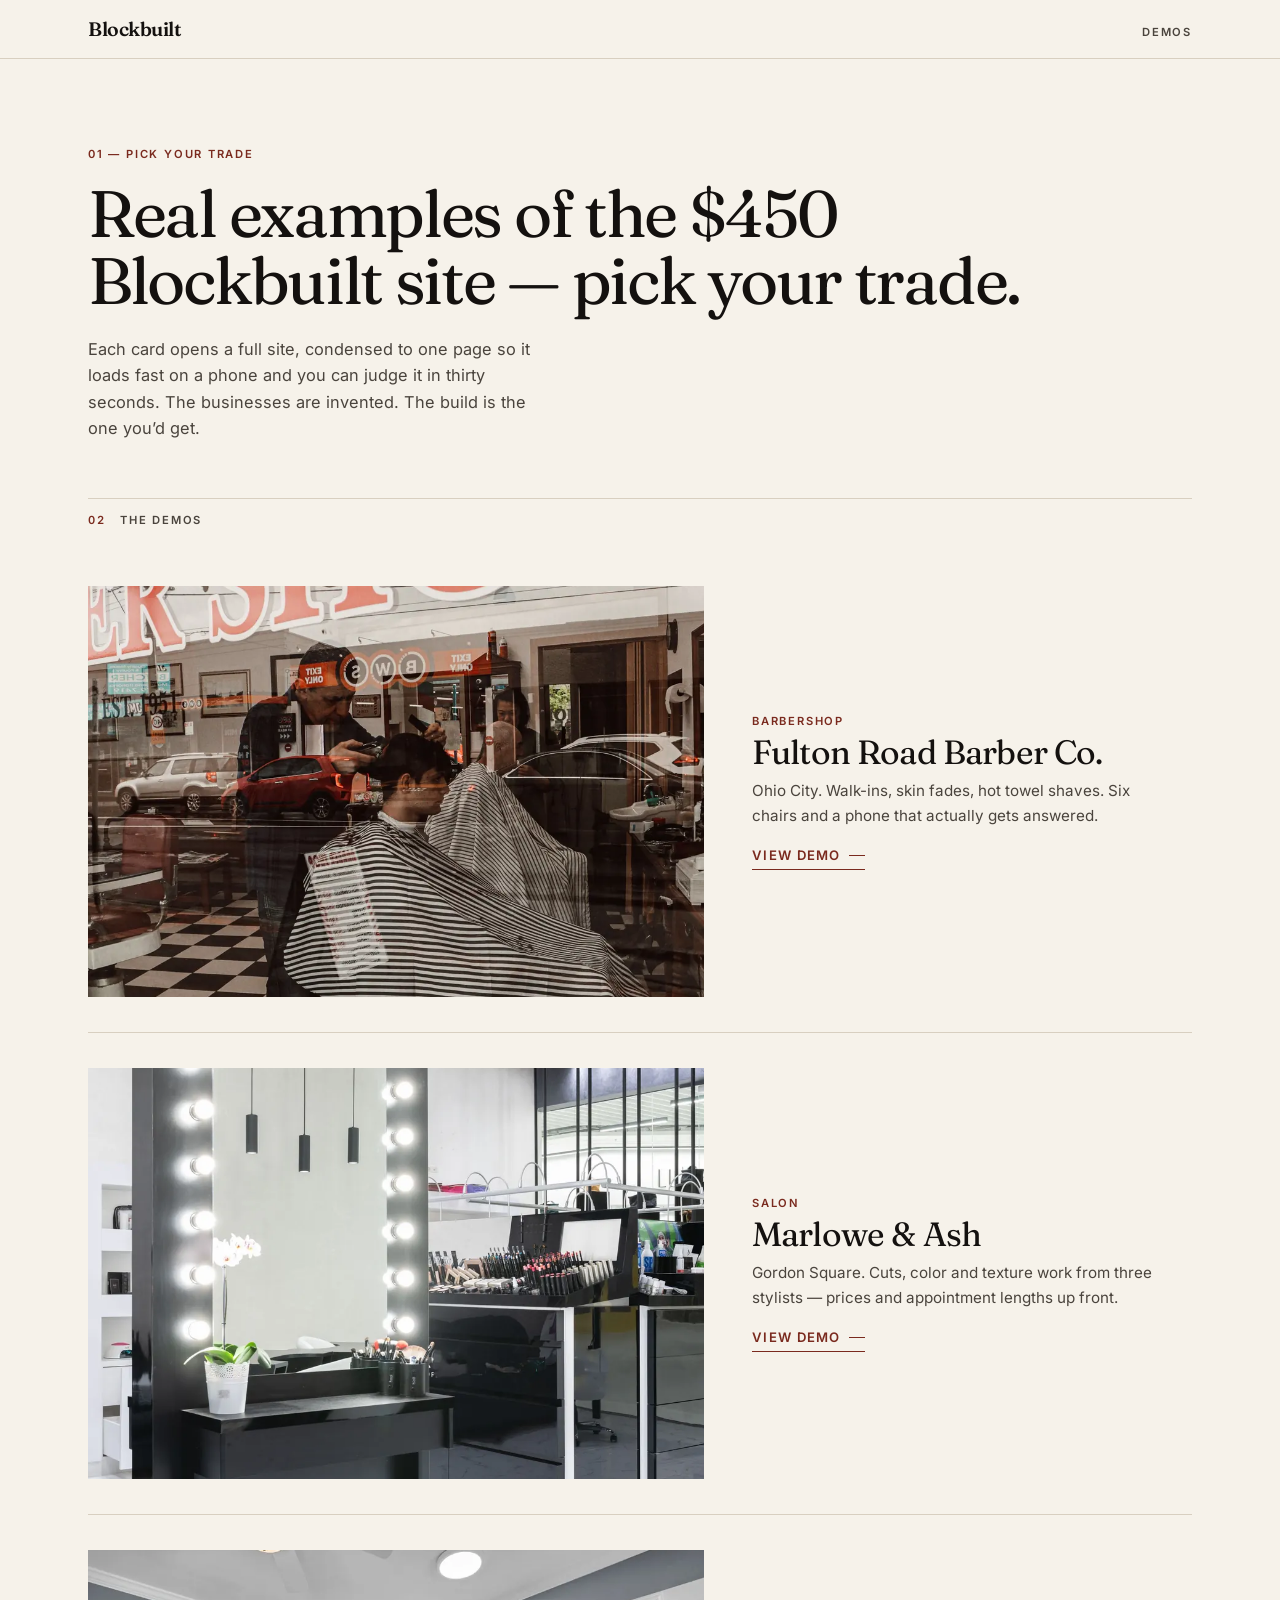
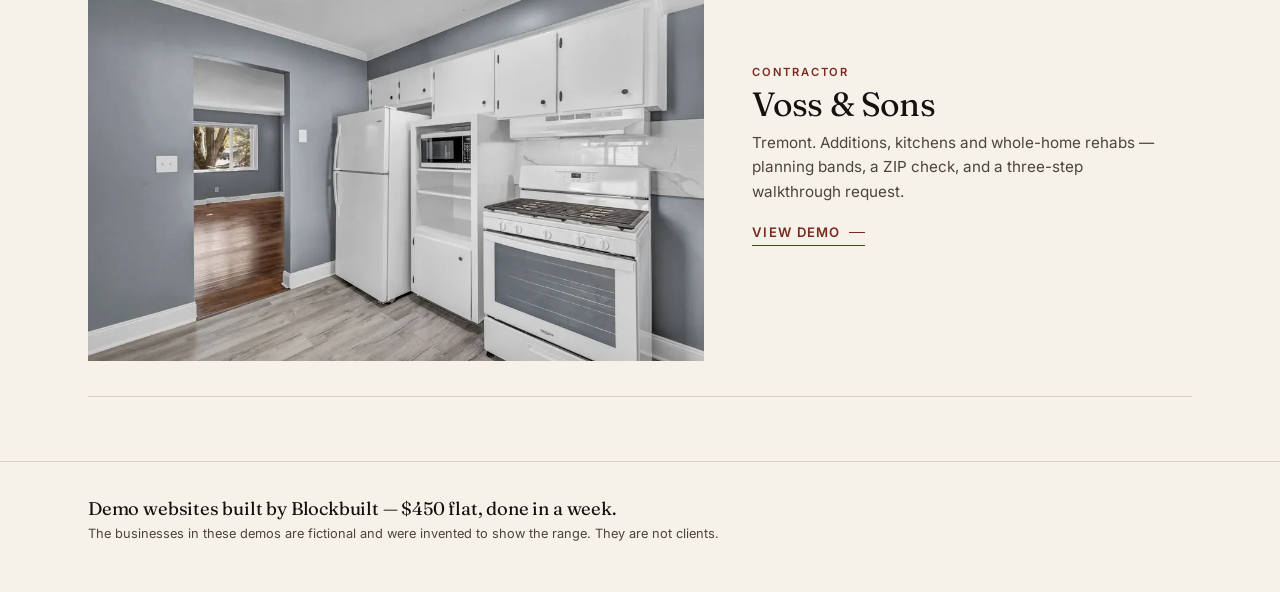
<file: index.html>
<!DOCTYPE html>
<html lang="en">
<head>
<meta charset="utf-8">
<meta name="viewport" content="width=device-width, initial-scale=1">
<title>Demos — the $450 Blockbuilt site, built for real trades</title>
<meta name="description" content="One-page examples of the $450 Blockbuilt website, built as if each business were the client. A barbershop, a salon and a building company.">
<meta name="theme-color" content="#f6f2ea">
<link rel="preload" href="fonts/fraunces.woff2" as="font" type="font/woff2" crossorigin>
<link rel="preload" href="fonts/inter.woff2" as="font" type="font/woff2" crossorigin>
<link rel="stylesheet" href="css/demos.css">
</head>
<body>
<a class="visually-hidden" href="#demos">Skip to the demos</a>

<header class="bar">
  <div class="wrap bar__inner">
    <span class="wordmark">Blockbuilt</span>
    <span class="label bar__note">Demos</span>
  </div>
</header>

<main>
  <section class="intro wrap">
    <p class="label">01 — Pick your trade</p>
    <h1>Real examples of the $450 Blockbuilt site — pick your trade.</h1>
    <p class="lede">Each card opens a full site, condensed to one page so it loads fast on a phone and you can judge it in thirty seconds. The businesses are invented. The build is the one you’d get.</p>
  </section>

  <section class="demos wrap" id="demos" aria-labelledby="demos-heading">
    <h2 class="label section-head" id="demos-heading"><span>02</span> The demos</h2>

    <ul class="cards">
      <li>
        <a class="card" href="demos/barbershop/">
          <div class="card__media">
            <img src="img/demo-card-barbershop.webp" width="1000" height="750" alt="A barber at work behind the window of a neighbourhood barbershop.">
          </div>
          <div class="card__body">
            <p class="label card__trade">Barbershop</p>
            <h3 class="card__name">Fulton Road Barber Co.</h3>
            <p class="card__blurb">Ohio City. Walk-ins, skin fades, hot towel shaves. Six chairs and a phone that actually gets answered.</p>
            <span class="card__cta">View demo<span class="visually-hidden"> — Fulton Road Barber Co.</span></span>
          </div>
        </a>
      </li>
      <li>
        <a class="card" href="demos/salon/">
          <div class="card__media">
            <img src="img/demo-card-salon.webp" width="1000" height="750" loading="lazy" decoding="async" alt="A lit mirror and styling station in a quiet salon.">
          </div>
          <div class="card__body">
            <p class="label card__trade">Salon</p>
            <h3 class="card__name">Marlowe &amp; Ash</h3>
            <p class="card__blurb">Gordon Square. Cuts, color and texture work from three stylists — prices and appointment lengths up front.</p>
            <span class="card__cta">View demo<span class="visually-hidden"> — Marlowe &amp; Ash</span></span>
          </div>
        </a>
      </li>
      <li>
        <a class="card" href="demos/contractor/">
          <div class="card__media">
            <img src="img/demo-card-contractor.webp" width="1000" height="750" loading="lazy" decoding="async" alt="A white galley kitchen with grey walls and a doorway through to a wood floor.">
          </div>
          <div class="card__body">
            <p class="label card__trade">Contractor</p>
            <h3 class="card__name">Voss &amp; Sons</h3>
            <p class="card__blurb">Tremont. Additions, kitchens and whole-home rehabs — planning bands, a ZIP check, and a three-step walkthrough request.</p>
            <span class="card__cta">View demo<span class="visually-hidden"> — Voss &amp; Sons</span></span>
          </div>
        </a>
      </li>
    </ul>
  </section>
</main>

<footer class="foot">
  <div class="wrap">
    <p class="foot__line">Demo websites built by Blockbuilt — $450 flat, done in a week.</p>
    <p class="foot__fine">The businesses in these demos are fictional and were invented to show the range. They are not clients.</p>
  </div>
</footer>
</body>
</html>
</file>
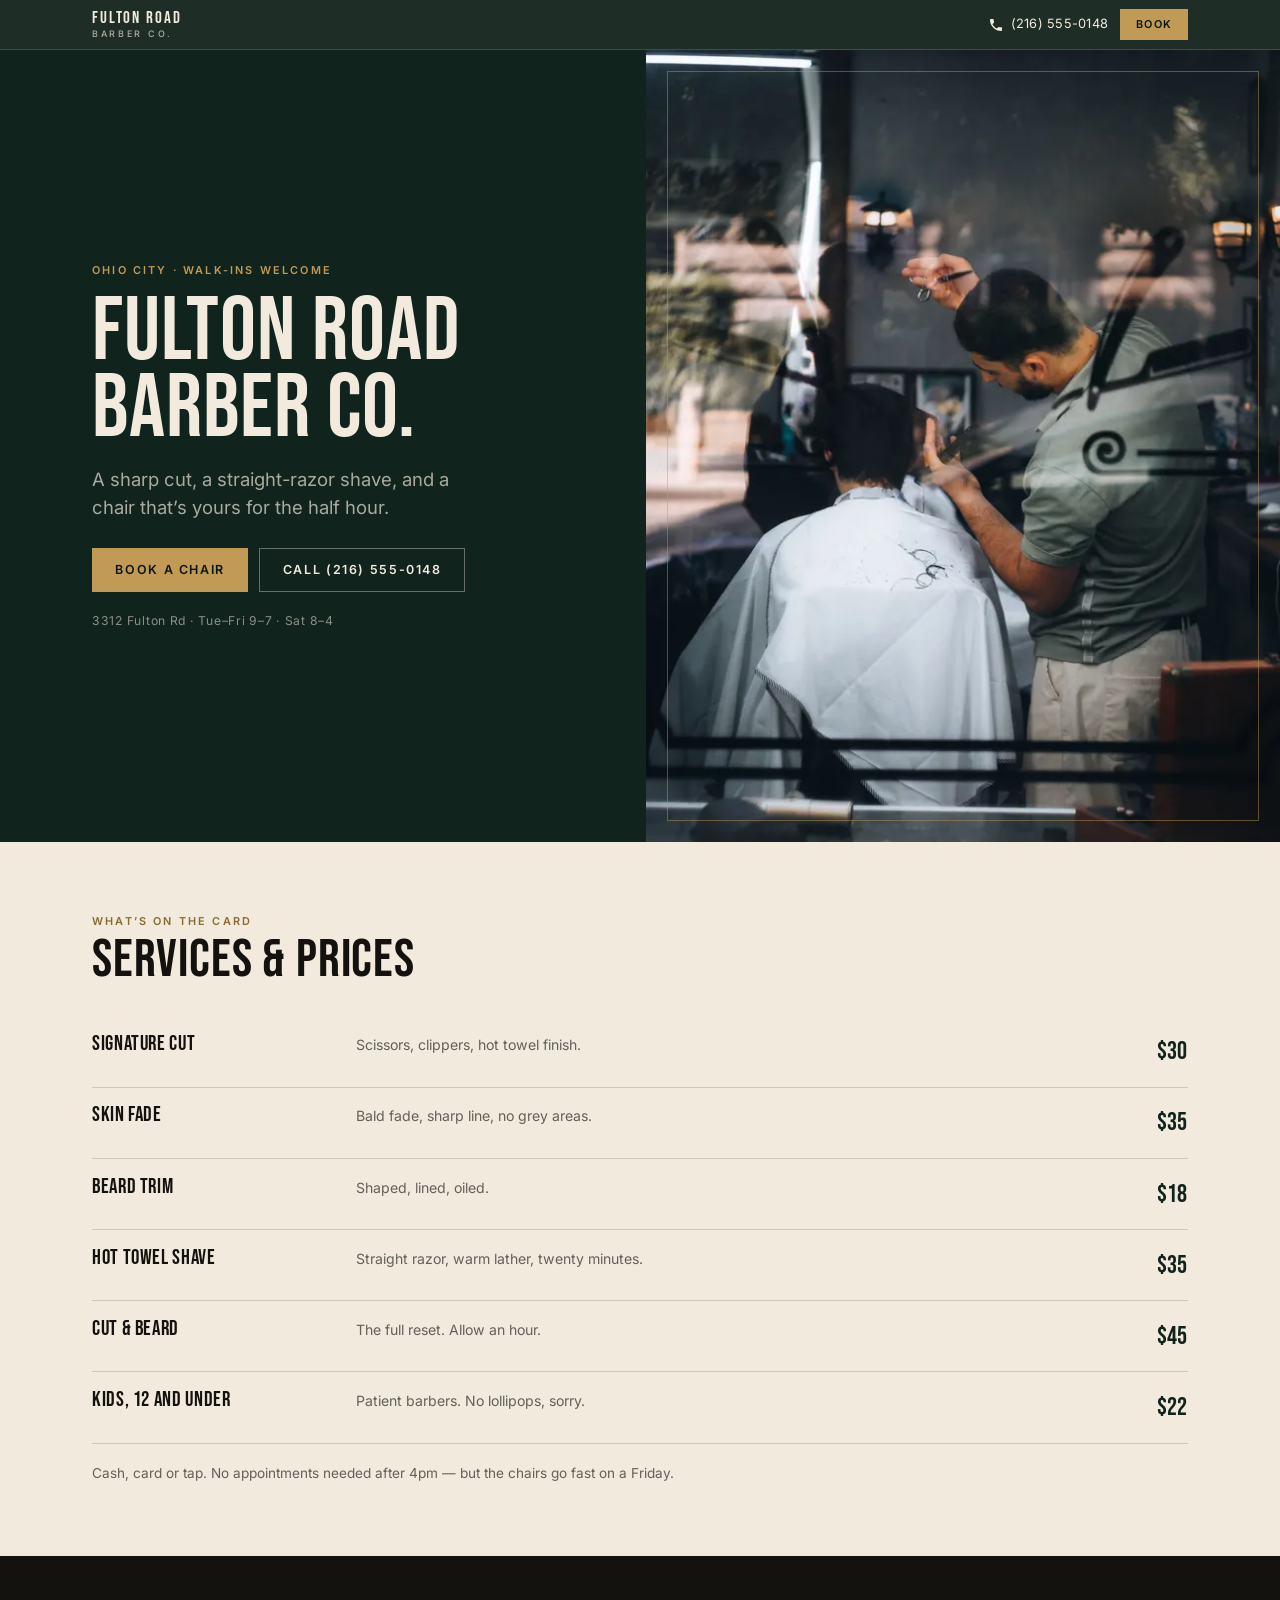
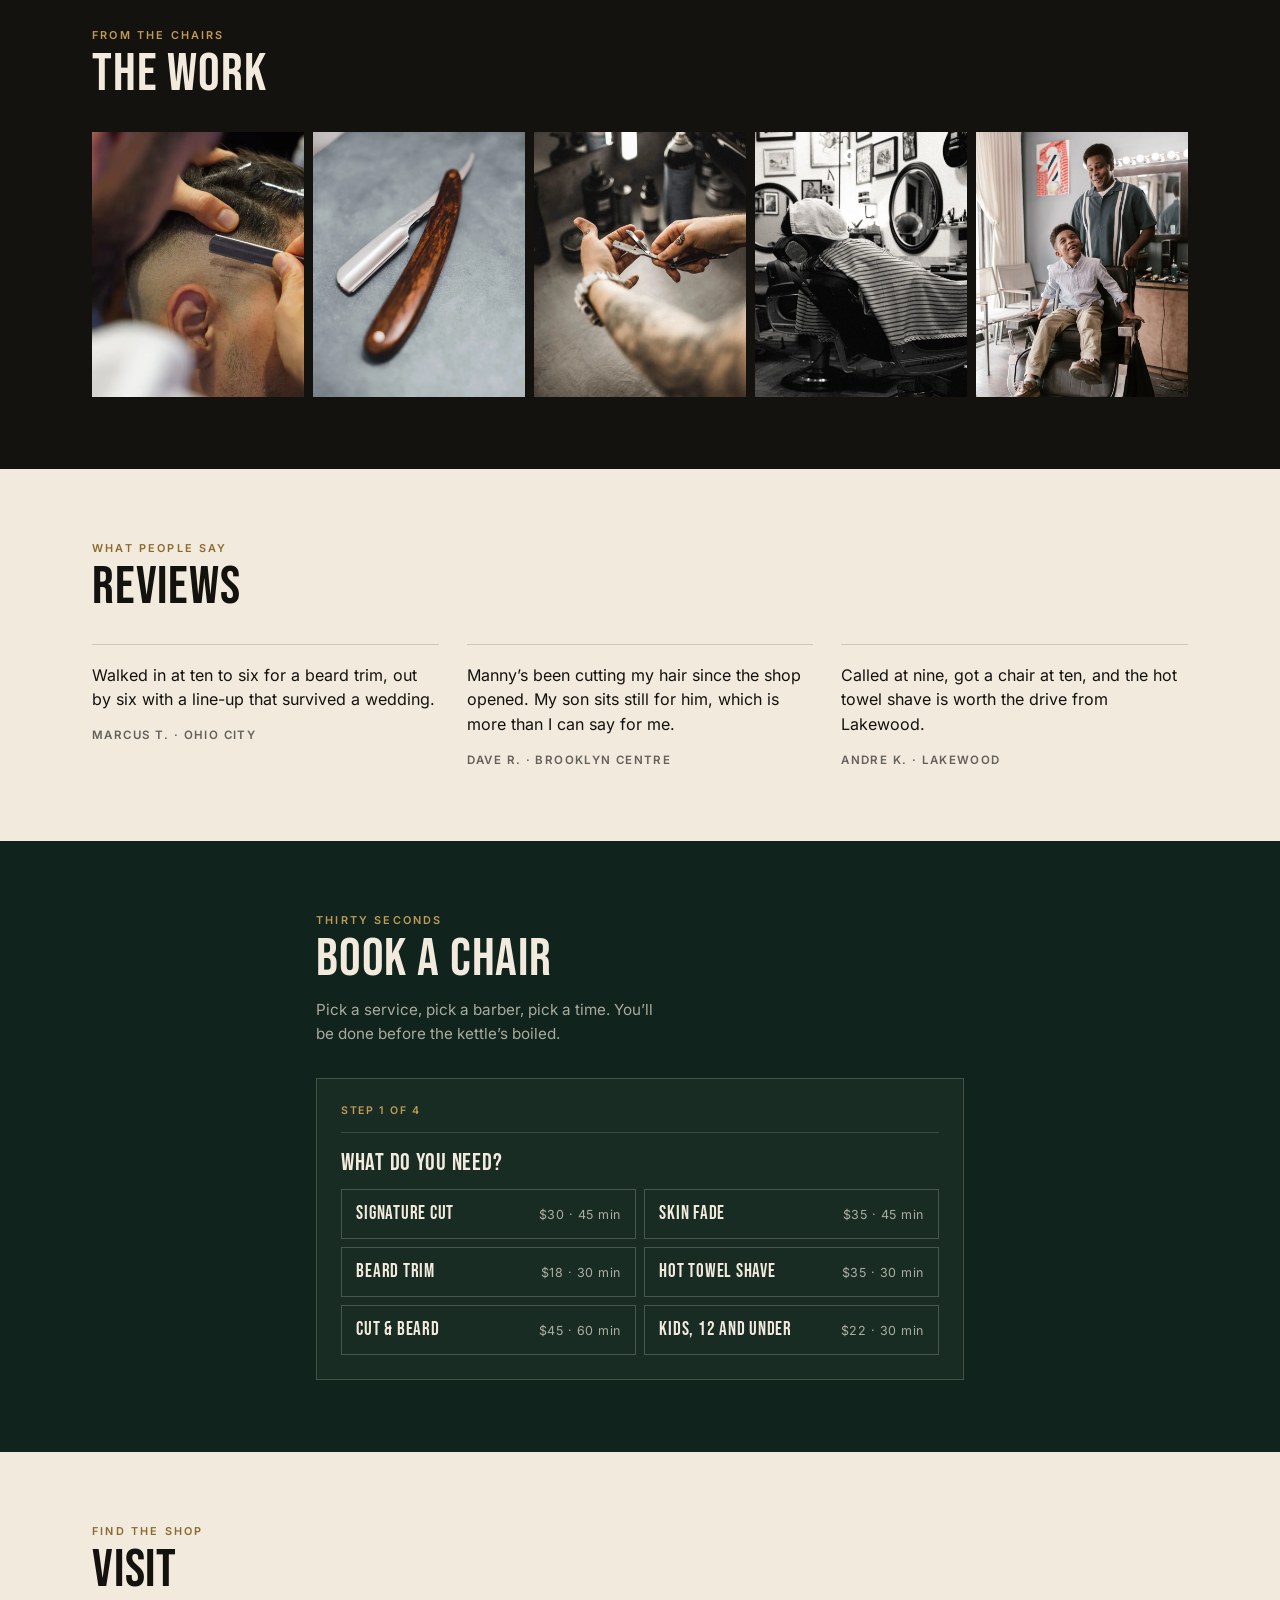
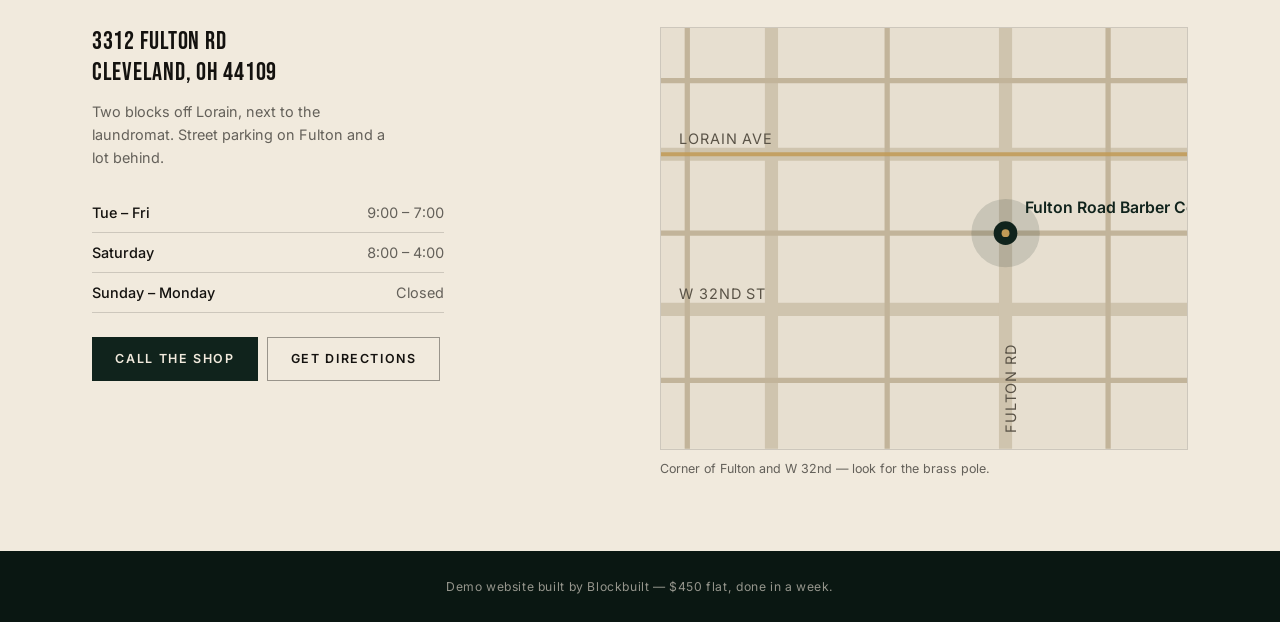
<file: demos/barbershop/index.html>
<!DOCTYPE html>
<html lang="en">
<head>
<meta charset="utf-8">
<meta name="viewport" content="width=device-width, initial-scale=1">
<title>Fulton Road Barber Co. — Barbershop on Fulton Rd, Cleveland</title>
<meta name="description" content="A barbershop on Fulton Road in Cleveland. Walk-ins, skin fades, beard trims and hot towel shaves. Book a chair online.">
<meta name="theme-color" content="#10231c">
<meta name="robots" content="noindex">
<link rel="preload" href="../../fonts/bebas-neue.woff2" as="font" type="font/woff2" crossorigin>
<link rel="preload" href="../../fonts/inter.woff2" as="font" type="font/woff2" crossorigin>
<link rel="preload" href="../../img/barbershop-hero-640.webp" as="image" type="image/webp" imagesrcset="../../img/barbershop-hero-640.webp 640w, ../../img/barbershop-hero-1000.webp 1000w" imagesizes="(min-width: 60em) 46vw, 92vw">
<link rel="stylesheet" href="style.css">
</head>
<body>
<a class="skip" href="#main">Skip to content</a>

<header class="top">
  <div class="top__inner">
    <a class="mark" href="#top">
      <span class="mark__line">Fulton Road</span>
      <span class="mark__line mark__line--thin">Barber Co.</span>
    </a>
    <div class="top__actions">
      <a class="top__call" href="tel:+12165550148">
        <svg viewBox="0 0 24 24" width="16" height="16" aria-hidden="true" focusable="false"><path d="M6.6 10.8a15.5 15.5 0 0 0 6.6 6.6l2.2-2.2a1 1 0 0 1 1-.25 11.6 11.6 0 0 0 3.6.57 1 1 0 0 1 1 1V20a1 1 0 0 1-1 1A17 17 0 0 1 3 4a1 1 0 0 1 1-1h3.5a1 1 0 0 1 1 1 11.6 11.6 0 0 0 .57 3.6 1 1 0 0 1-.25 1z" fill="currentColor"/></svg>
        <span class="top__call-num">(216) 555-0148</span>
      </a>
      <button class="btn btn--brass btn--sm" type="button" data-book>Book</button>
    </div>
  </div>
</header>

<main id="main">
  <section class="hero" id="top">
    <div class="hero__copy">
      <p class="eyebrow">Ohio City · Walk-ins welcome</p>
      <h1 class="hero__name">Fulton Road<br>Barber Co.</h1>
      <p class="hero__promise">A sharp cut, a straight-razor shave, and a chair that’s yours for the half hour.</p>
      <div class="hero__actions">
        <button class="btn btn--brass" type="button" data-book>Book a chair</button>
        <a class="btn btn--ghost" href="tel:+12165550148">Call (216) 555-0148</a>
      </div>
      <p class="hero__meta">3312 Fulton Rd · Tue–Fri 9–7 · Sat 8–4</p>
    </div>

    <figure class="hero__shot">
      <img
        src="../../img/barbershop-hero-1000.webp"
        srcset="../../img/barbershop-hero-640.webp 640w, ../../img/barbershop-hero-1000.webp 1000w"
        sizes="(min-width: 60em) 46vw, 92vw"
        width="1000" height="1250"
        alt="A barber trimming a client’s hair, seen through the barbershop window.">
    </figure>
  </section>

  <section class="band band--cream" id="services" aria-labelledby="services-h">
    <div class="shell">
      <div class="head">
        <p class="label">What’s on the card</p>
        <h2 id="services-h">Services &amp; prices</h2>
      </div>

      <ul class="menu">
        <li class="menu__row">
          <span class="menu__name">Signature cut</span>
          <span class="menu__note">Scissors, clippers, hot towel finish.</span>
          <span class="menu__price">$30</span>
        </li>
        <li class="menu__row">
          <span class="menu__name">Skin fade</span>
          <span class="menu__note">Bald fade, sharp line, no grey areas.</span>
          <span class="menu__price">$35</span>
        </li>
        <li class="menu__row">
          <span class="menu__name">Beard trim</span>
          <span class="menu__note">Shaped, lined, oiled.</span>
          <span class="menu__price">$18</span>
        </li>
        <li class="menu__row">
          <span class="menu__name">Hot towel shave</span>
          <span class="menu__note">Straight razor, warm lather, twenty minutes.</span>
          <span class="menu__price">$35</span>
        </li>
        <li class="menu__row">
          <span class="menu__name">Cut &amp; beard</span>
          <span class="menu__note">The full reset. Allow an hour.</span>
          <span class="menu__price">$45</span>
        </li>
        <li class="menu__row">
          <span class="menu__name">Kids, 12 and under</span>
          <span class="menu__note">Patient barbers. No lollipops, sorry.</span>
          <span class="menu__price">$22</span>
        </li>
      </ul>

      <p class="menu__foot">Cash, card or tap. No appointments needed after 4pm — but the chairs go fast on a Friday.</p>
    </div>
  </section>

  <section class="band band--ink" id="work" aria-labelledby="work-h">
    <div class="shell">
      <div class="head">
        <p class="label">From the chairs</p>
        <h2 id="work-h">The work</h2>
      </div>

      <ul class="gallery">
        <li class="gallery__item"><img src="../../img/barbershop-1.webp" width="800" height="1000" loading="lazy" decoding="async" alt="Clippers working a fade down to the skin."></li>
        <li class="gallery__item"><img src="../../img/barbershop-2.webp" width="800" height="1000" loading="lazy" decoding="async" alt="A straight razor on a slate worktop."></li>
        <li class="gallery__item"><img src="../../img/barbershop-3.webp" width="800" height="1000" loading="lazy" decoding="async" alt="Hands holding scissors mid-cut."></li>
        <li class="gallery__item"><img src="../../img/barbershop-4.webp" width="800" height="1000" loading="lazy" decoding="async" alt="A client under a hot towel in a black leather chair."></li>
        <li class="gallery__item"><img src="../../img/barbershop-5.webp" width="800" height="1000" loading="lazy" decoding="async" alt="A boy in a barber chair, mid-haircut, grinning at the camera."></li>
      </ul>
    </div>
  </section>

  <section class="band band--cream" id="reviews" aria-labelledby="reviews-h">
    <div class="shell">
      <div class="head">
        <p class="label">What people say</p>
        <h2 id="reviews-h">Reviews</h2>
      </div>

      <ul class="quotes">
        <li class="quote">
          <p class="quote__text">Walked in at ten to six for a beard trim, out by six with a line-up that survived a wedding.</p>
          <p class="quote__by">Marcus T. · Ohio City</p>
        </li>
        <li class="quote">
          <p class="quote__text">Manny’s been cutting my hair since the shop opened. My son sits still for him, which is more than I can say for me.</p>
          <p class="quote__by">Dave R. · Brooklyn Centre</p>
        </li>
        <li class="quote">
          <p class="quote__text">Called at nine, got a chair at ten, and the hot towel shave is worth the drive from Lakewood.</p>
          <p class="quote__by">Andre K. · Lakewood</p>
        </li>
      </ul>
    </div>
  </section>

  <section class="band band--green book-band" id="book" aria-labelledby="book-h">
    <div class="shell shell--narrow">
      <div class="head head--light">
        <p class="label">Thirty seconds</p>
        <h2 id="book-h">Book a chair</h2>
        <p class="book__intro">Pick a service, pick a barber, pick a time. You’ll be done before the kettle’s boiled.</p>
      </div>

      <div class="book" id="book-widget">
        <div class="book__bar">
          <p class="book__step" id="book-step">Step 1 of 4</p>
          <button class="book__reset" type="button" id="book-reset" hidden>Start over</button>
        </div>

        <div class="book__panel" id="book-panel" aria-live="polite"></div>

        <noscript>
          <p class="book__fallback">Booking runs on JavaScript. Call <a href="tel:+12165550148">(216) 555-0148</a> and we’ll find you a chair.</p>
        </noscript>
      </div>
    </div>
  </section>

  <section class="band band--cream" id="visit" aria-labelledby="visit-h">
    <div class="shell">
      <div class="head">
        <p class="label">Find the shop</p>
        <h2 id="visit-h">Visit</h2>
      </div>

      <div class="visit">
        <div class="visit__details">
          <p class="visit__addr">
            3312 Fulton Rd<br>
            Cleveland, OH 44109
          </p>
          <p class="visit__note">Two blocks off Lorain, next to the laundromat. Street parking on Fulton and a lot behind.</p>

          <dl class="hours">
            <div><dt>Tue – Fri</dt><dd>9:00 – 7:00</dd></div>
            <div><dt>Saturday</dt><dd>8:00 – 4:00</dd></div>
            <div><dt>Sunday – Monday</dt><dd>Closed</dd></div>
          </dl>

          <div class="visit__actions">
            <a class="btn btn--ink" href="tel:+12165550148">Call the shop</a>
            <a class="btn btn--line" href="https://www.google.com/maps/dir/?api=1&amp;destination=3312+Fulton+Rd+Cleveland+OH+44109" target="_blank" rel="noopener">Get directions</a>
          </div>
        </div>

        <figure class="map">
          <svg class="map__svg" viewBox="0 0 400 320" role="img" aria-label="Map showing the shop on Fulton Road between Lorain Avenue and West 32nd.">
            <rect width="400" height="320" fill="#e7dfd0"/>
            <g stroke="#cfc4ae" stroke-width="10" fill="none">
              <path d="M0 96h400"/>
              <path d="M0 214h400"/>
              <path d="M84 0v320"/>
              <path d="M262 0v320"/>
            </g>
            <g stroke="#c2b49a" stroke-width="4" fill="none">
              <path d="M0 40h400"/>
              <path d="M0 156h400"/>
              <path d="M0 268h400"/>
              <path d="M20 0v320"/>
              <path d="M172 0v320"/>
              <path d="M340 0v320"/>
            </g>
            <path d="M0 96h400" stroke="#c19a56" stroke-width="3" fill="none" opacity=".85"/>
            <g font-family="Inter, sans-serif" font-size="11" fill="#5a5347" letter-spacing=".06em">
              <text x="14" y="88">LORAIN AVE</text>
              <text x="14" y="206">W 32ND ST</text>
              <text x="270" y="308" transform="rotate(-90 270 308)">FULTON RD</text>
            </g>
            <g>
              <circle cx="262" cy="156" r="26" fill="#10231c" opacity=".14"/>
              <circle cx="262" cy="156" r="9" fill="#10231c"/>
              <circle cx="262" cy="156" r="3" fill="#c19a56"/>
            </g>
            <text x="277" y="141" font-family="Inter, sans-serif" font-size="12" font-weight="600" fill="#10231c">Fulton Road Barber Co.</text>
          </svg>
          <figcaption class="map__cap">Corner of Fulton and W 32nd — look for the brass pole.</figcaption>
        </figure>
      </div>
    </div>
  </section>
</main>

<footer class="foot">
  <p>Demo website built by Blockbuilt — $450 flat, done in a week.</p>
</footer>

<script src="book.js" defer></script>
</body>
</html>
</file>
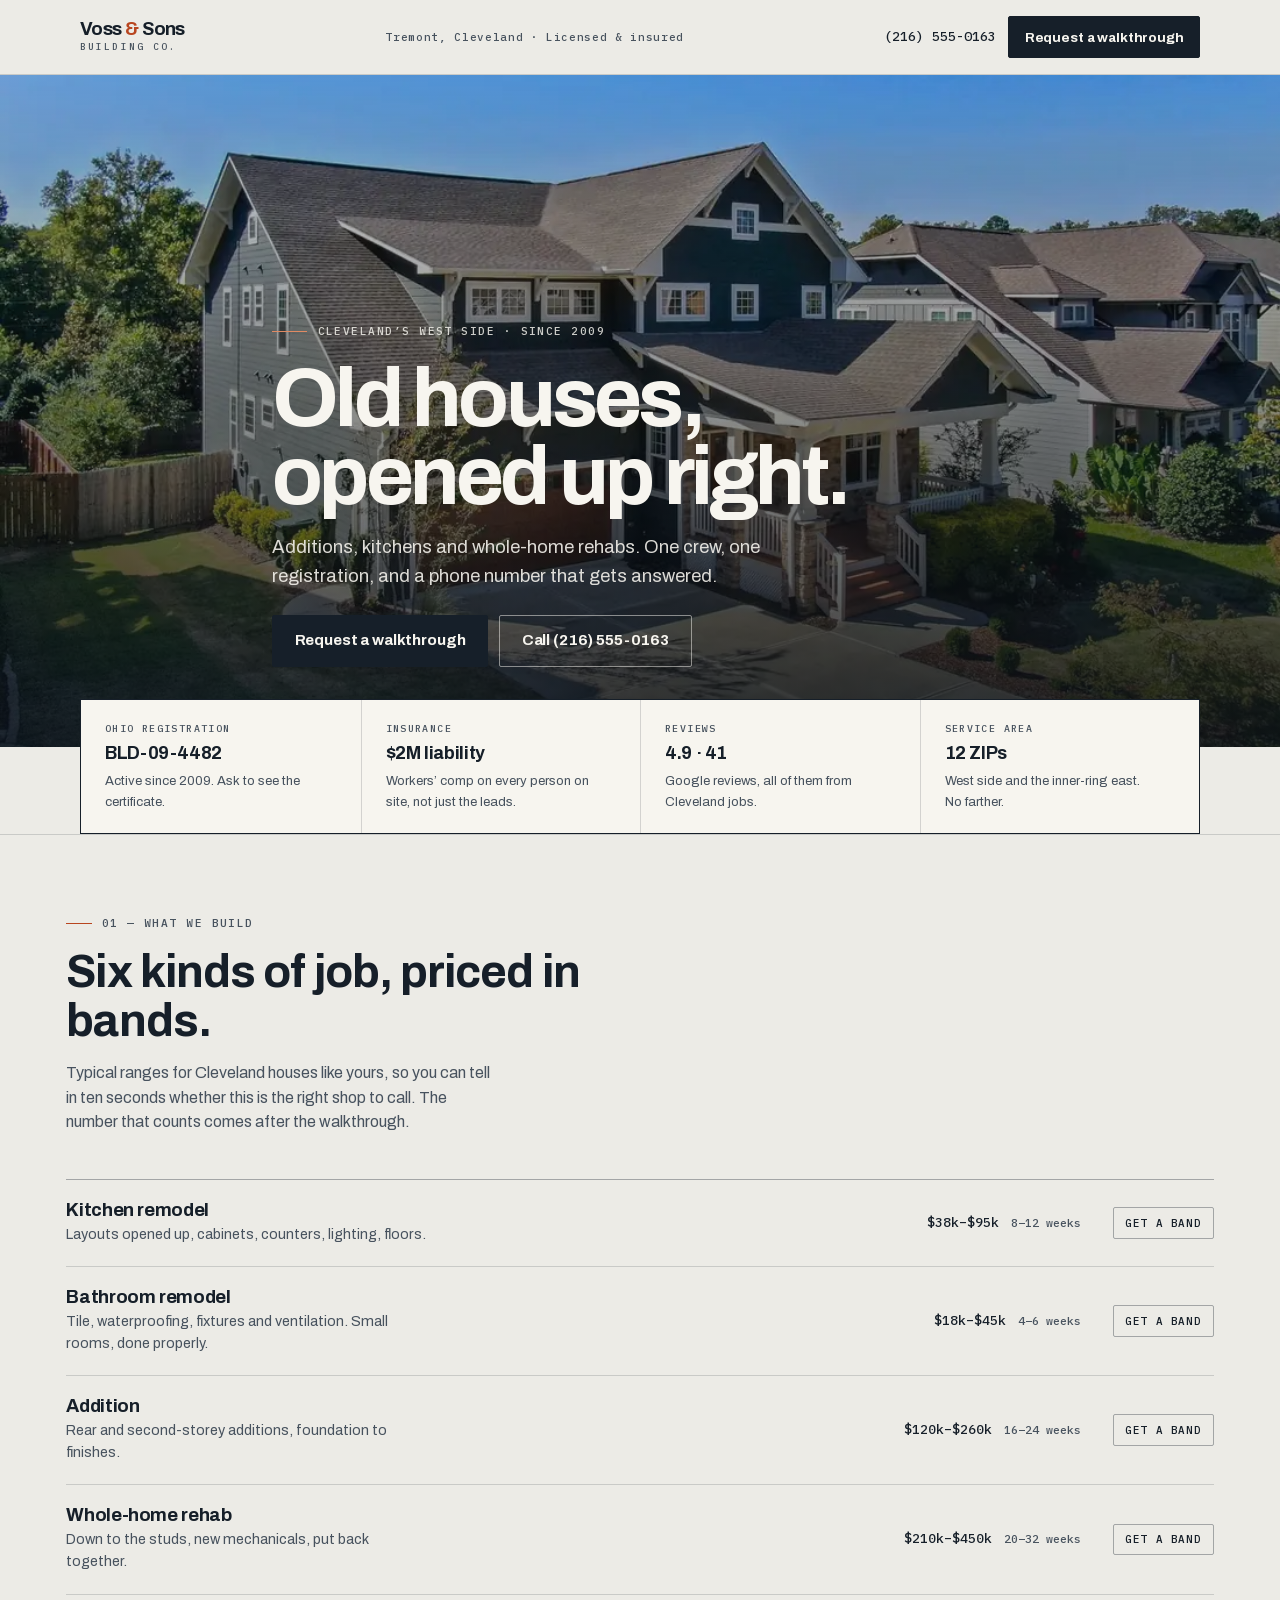
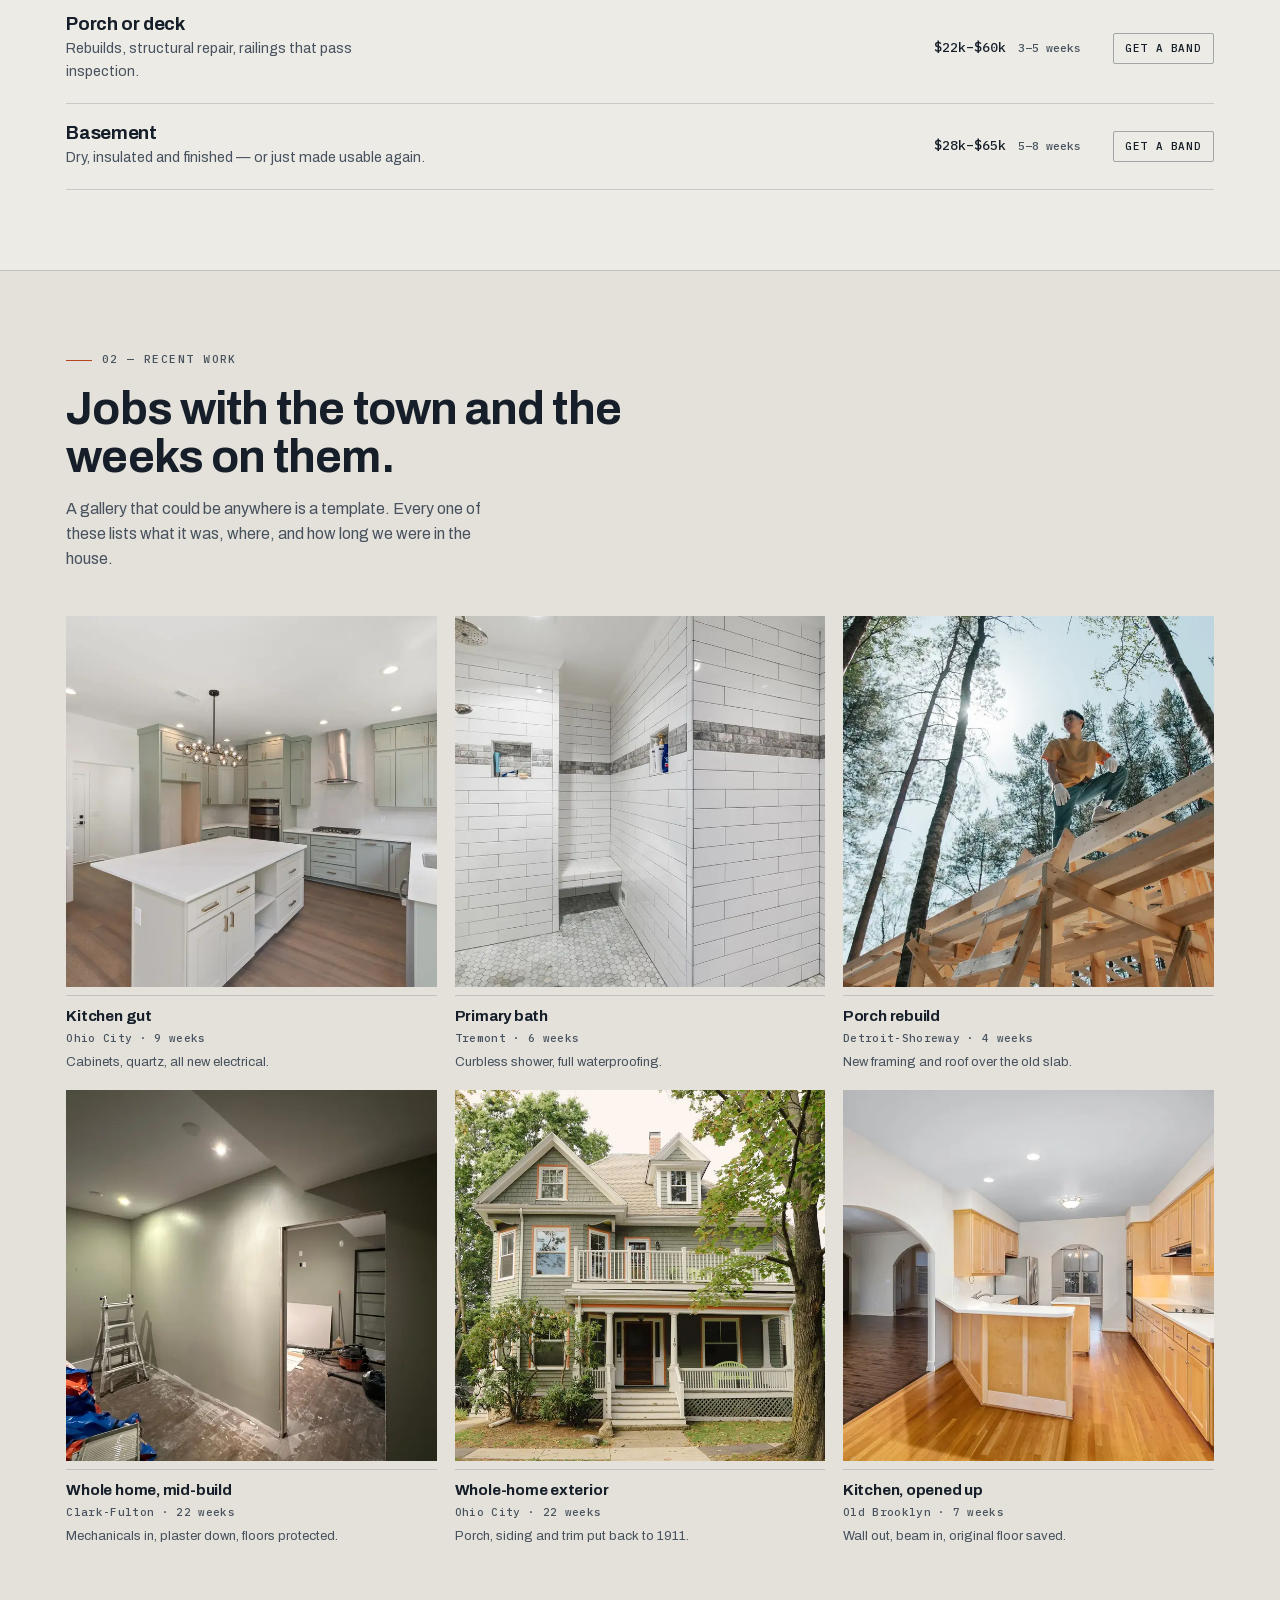
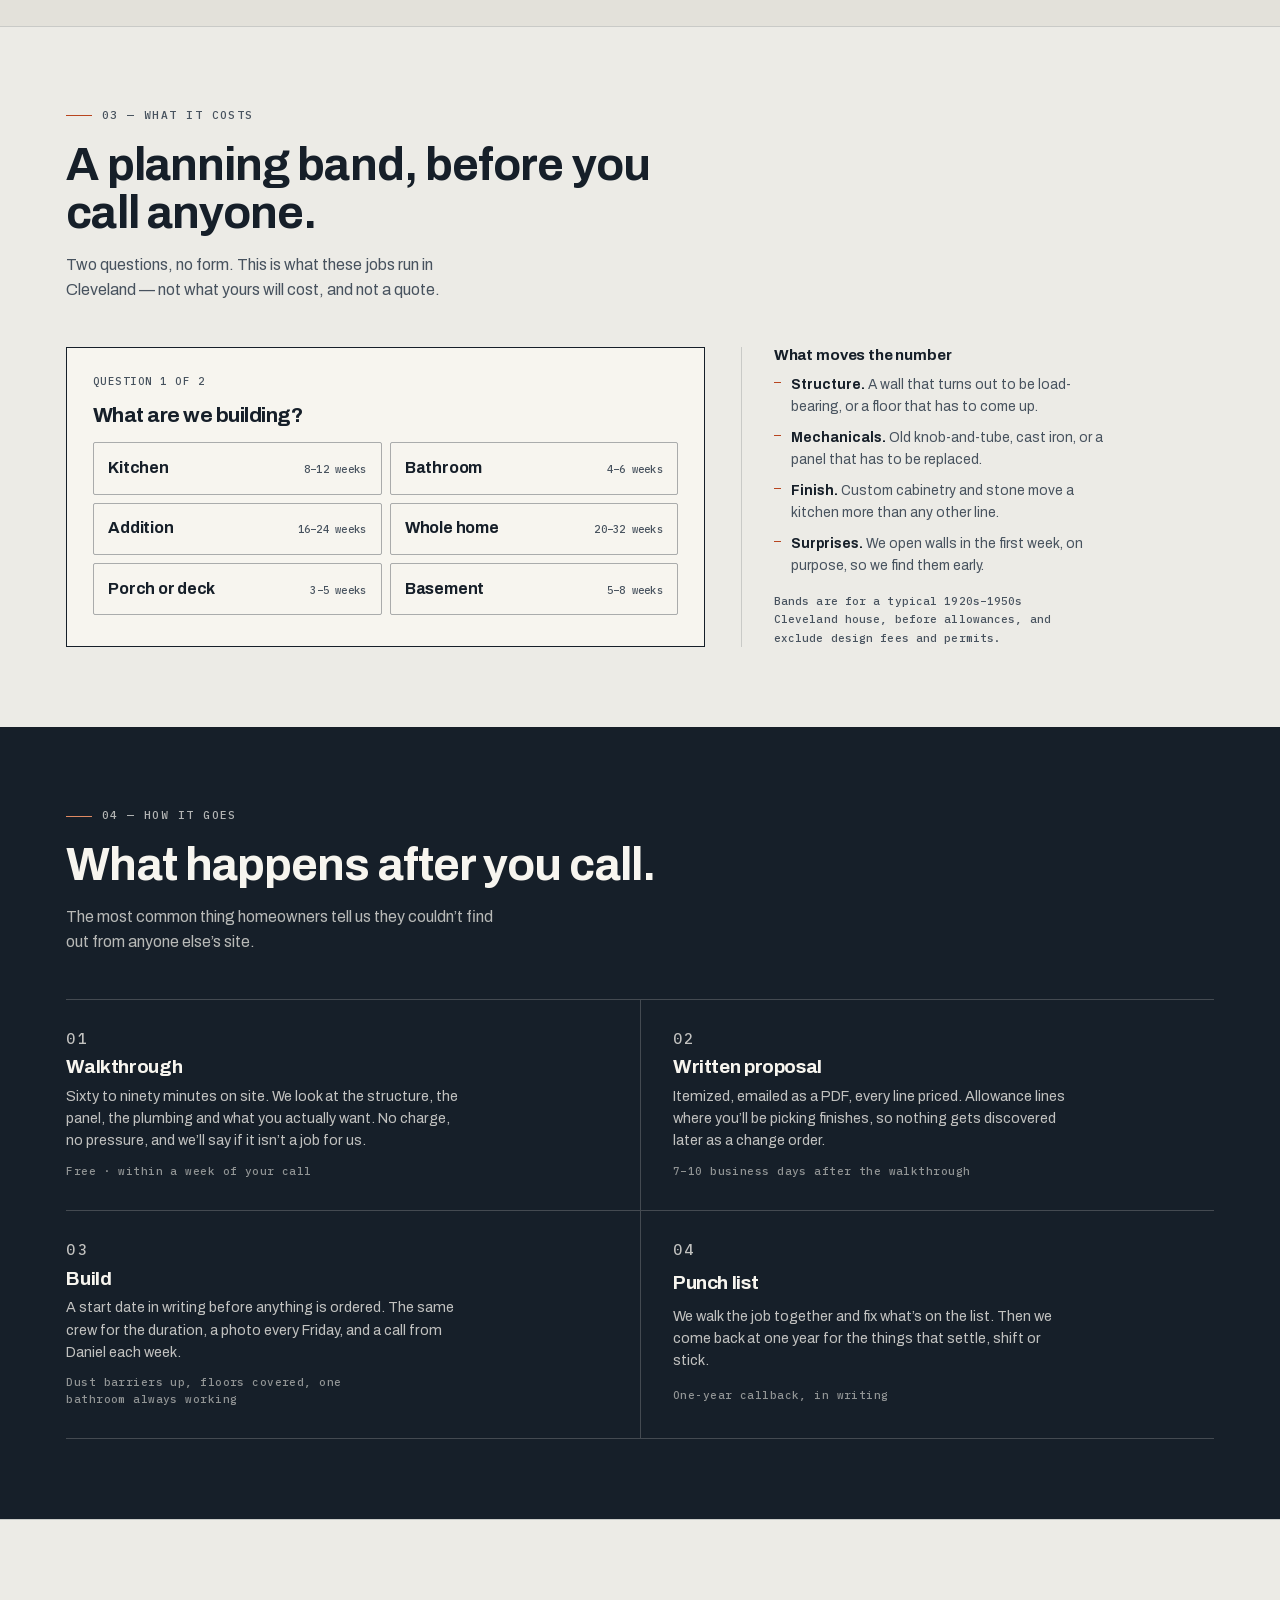
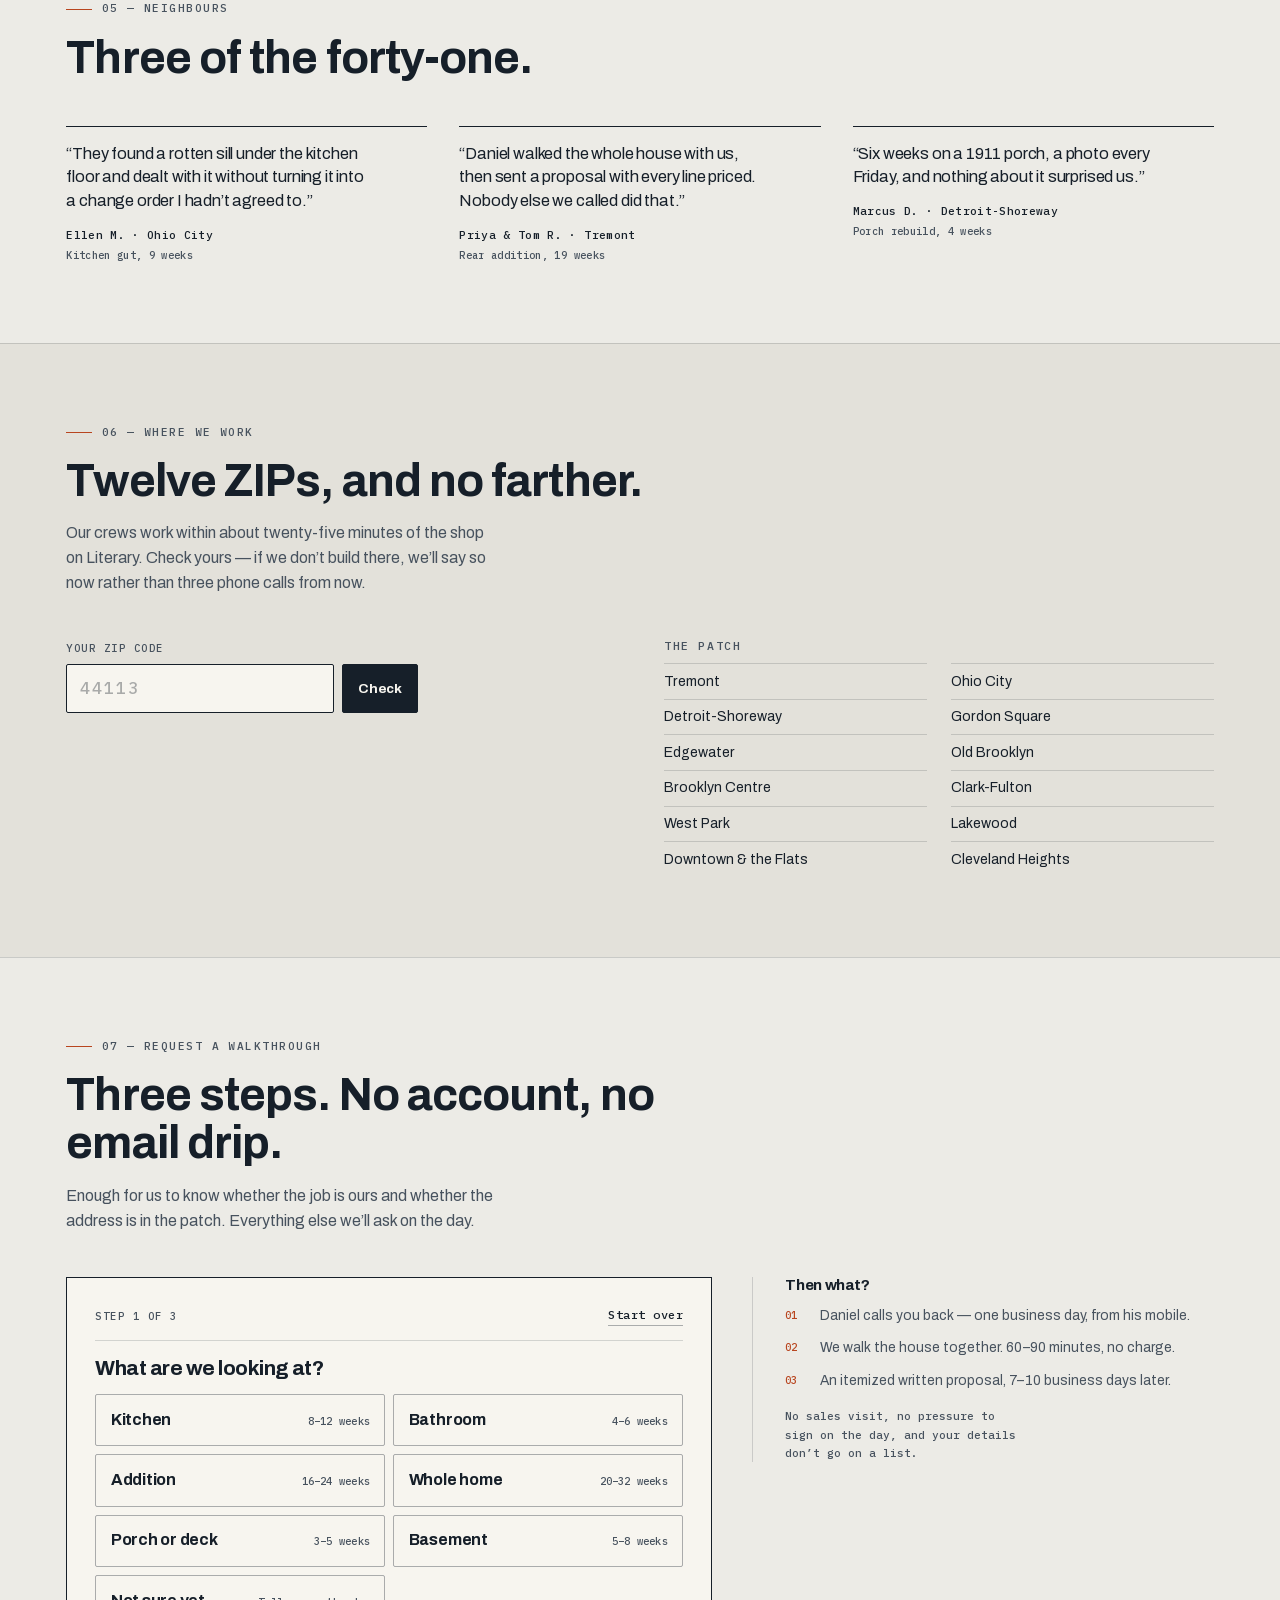
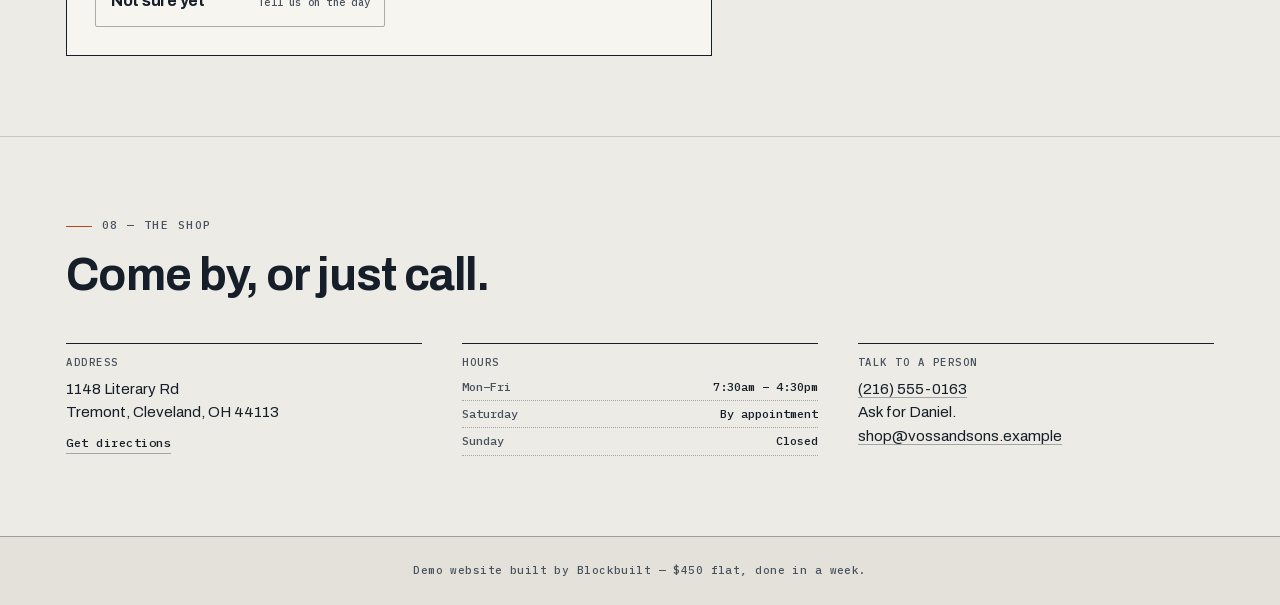
<file: demos/contractor/index.html>
<!DOCTYPE html>
<html lang="en">
<head>
<meta charset="utf-8">
<meta name="viewport" content="width=device-width, initial-scale=1">
<title>Voss &amp; Sons Building Co. — Additions, kitchens and whole-home rehabs, Cleveland</title>
<meta name="description" content="A building company on Literary Road in Cleveland. Additions, kitchens, baths and whole-home rehabs on the west side. Licensed, insured, and a planning band before you call.">
<meta name="theme-color" content="#ecebe6">
<meta name="robots" content="noindex">
<link rel="preload" href="../../fonts/archivo-700.woff2" as="font" type="font/woff2" crossorigin>
<link rel="preload" href="../../fonts/archivo-400.woff2" as="font" type="font/woff2" crossorigin>
<link rel="preload" href="../../fonts/plexmono-500.woff2" as="font" type="font/woff2" crossorigin>
<link rel="preload" href="../../img/contractor-hero-800.webp" as="image" type="image/webp" imagesrcset="../../img/contractor-hero-800.webp 800w, ../../img/contractor-hero-1100.webp 1100w" imagesizes="100vw">
<link rel="stylesheet" href="style.css">
</head>
<body>
<a class="skip" href="#main">Skip to content</a>

<header class="top">
  <div class="top__inner">
    <a class="mark" href="#top">
      <span class="mark__name">Voss <span class="mark__amp">&amp;</span> Sons</span>
      <span class="mark__sub">Building Co.</span>
    </a>
    <p class="top__meta">Tremont, Cleveland · Licensed &amp; insured</p>
    <div class="top__actions">
      <a class="top__call" href="tel:+12165550163">(216) 555-0163</a>
      <button class="btn btn--sm" type="button" data-start>Request a walkthrough</button>
    </div>
  </div>
</header>

<main id="main">
  <section class="hero" id="top">
    <img
      class="hero__img"
      src="../../img/contractor-hero-1100.webp"
      srcset="../../img/contractor-hero-800.webp 800w, ../../img/contractor-hero-1100.webp 1100w"
      sizes="100vw"
      width="1100" height="619"
      alt="A dark blue Craftsman house with a deep front porch and white trim, seen from the driveway.">
    <div class="hero__body">
      <p class="eyebrow">Cleveland’s west side · Since 2009</p>
      <h1>Old houses,<br>opened up right.</h1>
      <p class="hero__lede">Additions, kitchens and whole-home rehabs. One crew, one registration, and a phone number that gets answered.</p>
      <div class="hero__actions">
        <button class="btn" type="button" data-start>Request a walkthrough</button>
        <a class="btn btn--ghost" href="tel:+12165550163">Call (216) 555-0163</a>
      </div>
    </div>
  </section>

  <section class="spec" aria-label="Registration, insurance and service area">
    <dl class="spec__grid">
      <div class="spec__cell">
        <dt>Ohio registration</dt>
        <dd>BLD-09-4482</dd>
        <p>Active since 2009. Ask to see the certificate.</p>
      </div>
      <div class="spec__cell">
        <dt>Insurance</dt>
        <dd>$2M liability</dd>
        <p>Workers’ comp on every person on site, not just the leads.</p>
      </div>
      <div class="spec__cell">
        <dt>Reviews</dt>
        <dd>4.9 · 41</dd>
        <p>Google reviews, all of them from Cleveland jobs.</p>
      </div>
      <div class="spec__cell">
        <dt>Service area</dt>
        <dd>12 ZIPs</dd>
        <p>West side and the inner-ring east. No farther.</p>
      </div>
    </dl>
  </section>

  <section class="section" id="work-types" aria-labelledby="work-types-h">
    <div class="shell">
      <header class="head">
        <p class="label">01 — What we build</p>
        <h2 id="work-types-h">Six kinds of job, priced in bands.</h2>
        <p class="head__note">Typical ranges for Cleveland houses like yours, so you can tell in ten seconds whether this is the right shop to call. The number that counts comes after the walkthrough.</p>
      </header>

      <ul class="jobs">
        <li class="job">
          <div class="job__text">
            <h3>Kitchen remodel</h3>
            <p>Layouts opened up, cabinets, counters, lighting, floors.</p>
          </div>
          <p class="job__band"><span>$38k–$95k</span><span class="job__weeks">8–12 weeks</span></p>
          <button class="job__est" type="button" data-estimate="kitchen">Get a band<span class="visually-hidden"> for a kitchen</span></button>
        </li>
        <li class="job">
          <div class="job__text">
            <h3>Bathroom remodel</h3>
            <p>Tile, waterproofing, fixtures and ventilation. Small rooms, done properly.</p>
          </div>
          <p class="job__band"><span>$18k–$45k</span><span class="job__weeks">4–6 weeks</span></p>
          <button class="job__est" type="button" data-estimate="bath">Get a band<span class="visually-hidden"> for a bathroom</span></button>
        </li>
        <li class="job">
          <div class="job__text">
            <h3>Addition</h3>
            <p>Rear and second-storey additions, foundation to finishes.</p>
          </div>
          <p class="job__band"><span>$120k–$260k</span><span class="job__weeks">16–24 weeks</span></p>
          <button class="job__est" type="button" data-estimate="addition">Get a band<span class="visually-hidden"> for an addition</span></button>
        </li>
        <li class="job">
          <div class="job__text">
            <h3>Whole-home rehab</h3>
            <p>Down to the studs, new mechanicals, put back together.</p>
          </div>
          <p class="job__band"><span>$210k–$450k</span><span class="job__weeks">20–32 weeks</span></p>
          <button class="job__est" type="button" data-estimate="whole">Get a band<span class="visually-hidden"> for a whole home</span></button>
        </li>
        <li class="job">
          <div class="job__text">
            <h3>Porch or deck</h3>
            <p>Rebuilds, structural repair, railings that pass inspection.</p>
          </div>
          <p class="job__band"><span>$22k–$60k</span><span class="job__weeks">3–5 weeks</span></p>
          <button class="job__est" type="button" data-estimate="porch">Get a band<span class="visually-hidden"> for a porch or deck</span></button>
        </li>
        <li class="job">
          <div class="job__text">
            <h3>Basement</h3>
            <p>Dry, insulated and finished — or just made usable again.</p>
          </div>
          <p class="job__band"><span>$28k–$65k</span><span class="job__weeks">5–8 weeks</span></p>
          <button class="job__est" type="button" data-estimate="basement">Get a band<span class="visually-hidden"> for a basement</span></button>
        </li>
      </ul>
    </div>
  </section>

  <section class="section section--paper2" id="work" aria-labelledby="work-h">
    <div class="shell">
      <header class="head">
        <p class="label">02 — Recent work</p>
        <h2 id="work-h">Jobs with the town and the weeks on them.</h2>
        <p class="head__note">A gallery that could be anywhere is a template. Every one of these lists what it was, where, and how long we were in the house.</p>
      </header>

      <ul class="work">
        <li class="work__item">
          <img src="../../img/contractor-1.webp" width="720" height="720" loading="lazy" decoding="async" alt="A finished kitchen with pale green cabinets, a quartz island and new lighting.">
          <p class="work__cap"><span class="work__scope">Kitchen gut</span><span class="work__meta">Ohio City · 9 weeks</span><span class="work__detail">Cabinets, quartz, all new electrical.</span></p>
        </li>
        <li class="work__item">
          <img src="../../img/contractor-2.webp" width="720" height="720" loading="lazy" decoding="async" alt="A walk-in tiled shower with a niche and a glass panel.">
          <p class="work__cap"><span class="work__scope">Primary bath</span><span class="work__meta">Tremont · 6 weeks</span><span class="work__detail">Curbless shower, full waterproofing.</span></p>
        </li>
        <li class="work__item">
          <img src="../../img/contractor-3.webp" width="720" height="720" loading="lazy" decoding="async" alt="A carpenter framing the roof of a porch over an existing structure.">
          <p class="work__cap"><span class="work__scope">Porch rebuild</span><span class="work__meta">Detroit-Shoreway · 4 weeks</span><span class="work__detail">New framing and roof over the old slab.</span></p>
        </li>
        <li class="work__item">
          <img src="../../img/contractor-4.webp" width="720" height="720" loading="lazy" decoding="async" alt="A living room mid-renovation with a ladder, tools and a protective sheet on the floor.">
          <p class="work__cap"><span class="work__scope">Whole home, mid-build</span><span class="work__meta">Clark-Fulton · 22 weeks</span><span class="work__detail">Mechanicals in, plaster down, floors protected.</span></p>
        </li>
        <li class="work__item">
          <img src="../../img/contractor-5.webp" width="720" height="720" loading="lazy" decoding="async" alt="A two-storey clapboard house with a rebuilt front porch and painted trim.">
          <p class="work__cap"><span class="work__scope">Whole-home exterior</span><span class="work__meta">Ohio City · 22 weeks</span><span class="work__detail">Porch, siding and trim put back to 1911.</span></p>
        </li>
        <li class="work__item">
          <img src="../../img/contractor-6.webp" width="720" height="720" loading="lazy" decoding="async" alt="An opened-up kitchen with warm oak cabinets, an island and original wood floors.">
          <p class="work__cap"><span class="work__scope">Kitchen, opened up</span><span class="work__meta">Old Brooklyn · 7 weeks</span><span class="work__detail">Wall out, beam in, original floor saved.</span></p>
        </li>
      </ul>
    </div>
  </section>

  <section class="section" id="estimate" aria-labelledby="estimate-h">
    <div class="shell">
      <header class="head">
        <p class="label">03 — What it costs</p>
        <h2 id="estimate-h">A planning band, before you call anyone.</h2>
        <p class="head__note">Two questions, no form. This is what these jobs run in Cleveland — not what yours will cost, and not a quote.</p>
      </header>

      <div class="estimate">
        <div class="estimate__panel">
          <p class="estimate__count" id="est-count">Question 1 of 2</p>
          <div id="est-panel" aria-live="polite"></div>
        </div>

        <aside class="estimate__aside">
          <h3>What moves the number</h3>
          <ul class="ticks">
            <li><strong>Structure.</strong> A wall that turns out to be load-bearing, or a floor that has to come up.</li>
            <li><strong>Mechanicals.</strong> Old knob-and-tube, cast iron, or a panel that has to be replaced.</li>
            <li><strong>Finish.</strong> Custom cabinetry and stone move a kitchen more than any other line.</li>
            <li><strong>Surprises.</strong> We open walls in the first week, on purpose, so we find them early.</li>
          </ul>
          <p class="estimate__fine">Bands are for a typical 1920s–1950s Cleveland house, before allowances, and exclude design fees and permits.</p>
        </aside>
      </div>
    </div>
  </section>

  <section class="section section--ink" id="process" aria-labelledby="process-h">
    <div class="shell">
      <header class="head">
        <p class="label">04 — How it goes</p>
        <h2 id="process-h">What happens after you call.</h2>
        <p class="head__note">The most common thing homeowners tell us they couldn’t find out from anyone else’s site.</p>
      </header>

      <ol class="steps">
        <li class="step">
          <p class="step__num">01</p>
          <h3>Walkthrough</h3>
          <p>Sixty to ninety minutes on site. We look at the structure, the panel, the plumbing and what you actually want. No charge, no pressure, and we’ll say if it isn’t a job for us.</p>
          <p class="step__meta">Free · within a week of your call</p>
        </li>
        <li class="step">
          <p class="step__num">02</p>
          <h3>Written proposal</h3>
          <p>Itemized, emailed as a PDF, every line priced. Allowance lines where you’ll be picking finishes, so nothing gets discovered later as a change order.</p>
          <p class="step__meta">7–10 business days after the walkthrough</p>
        </li>
        <li class="step">
          <p class="step__num">03</p>
          <h3>Build</h3>
          <p>A start date in writing before anything is ordered. The same crew for the duration, a photo every Friday, and a call from Daniel each week.</p>
          <p class="step__meta">Dust barriers up, floors covered, one bathroom always working</p>
        </li>
        <li class="step">
          <p class="step__num">04</p>
          <h3>Punch list</h3>
          <p>We walk the job together and fix what’s on the list. Then we come back at one year for the things that settle, shift or stick.</p>
          <p class="step__meta">One-year callback, in writing</p>
        </li>
      </ol>
    </div>
  </section>

  <section class="section" id="reviews" aria-labelledby="reviews-h">
    <div class="shell">
      <header class="head">
        <p class="label">05 — Neighbours</p>
        <h2 id="reviews-h">Three of the forty-one.</h2>
      </header>

      <ul class="quotes">
        <li class="quote">
          <blockquote>
            <p>“They found a rotten sill under the kitchen floor and dealt with it without turning it into a change order I hadn’t agreed to.”</p>
          </blockquote>
          <p class="quote__by">Ellen M. · Ohio City<span>Kitchen gut, 9 weeks</span></p>
        </li>
        <li class="quote">
          <blockquote>
            <p>“Daniel walked the whole house with us, then sent a proposal with every line priced. Nobody else we called did that.”</p>
          </blockquote>
          <p class="quote__by">Priya &amp; Tom R. · Tremont<span>Rear addition, 19 weeks</span></p>
        </li>
        <li class="quote">
          <blockquote>
            <p>“Six weeks on a 1911 porch, a photo every Friday, and nothing about it surprised us.”</p>
          </blockquote>
          <p class="quote__by">Marcus D. · Detroit-Shoreway<span>Porch rebuild, 4 weeks</span></p>
        </li>
      </ul>
    </div>
  </section>

  <section class="section section--paper2" id="area" aria-labelledby="area-h">
    <div class="shell">
      <header class="head">
        <p class="label">06 — Where we work</p>
        <h2 id="area-h">Twelve ZIPs, and no farther.</h2>
        <p class="head__note">Our crews work within about twenty-five minutes of the shop on Literary. Check yours — if we don’t build there, we’ll say so now rather than three phone calls from now.</p>
      </header>

      <div class="area">
        <form class="zip" id="zip-form" novalidate>
          <label for="zip-input">Your ZIP code</label>
          <div class="zip__row">
            <input id="zip-input" name="zip" type="text" inputmode="numeric" autocomplete="postal-code" maxlength="5" placeholder="44113" aria-describedby="zip-out">
            <button class="btn btn--sm" type="submit">Check</button>
          </div>
          <p class="zip__out" id="zip-out" aria-live="polite"></p>
        </form>

        <div class="area__list">
          <h3>The patch</h3>
          <ul>
            <li>Tremont</li>
            <li>Ohio City</li>
            <li>Detroit-Shoreway</li>
            <li>Gordon Square</li>
            <li>Edgewater</li>
            <li>Old Brooklyn</li>
            <li>Brooklyn Centre</li>
            <li>Clark-Fulton</li>
            <li>West Park</li>
            <li>Lakewood</li>
            <li>Downtown &amp; the Flats</li>
            <li>Cleveland Heights</li>
          </ul>
        </div>
      </div>
    </div>
  </section>

  <section class="section" id="walkthrough" aria-labelledby="walkthrough-h">
    <div class="shell">
      <header class="head">
        <p class="label">07 — Request a walkthrough</p>
        <h2 id="walkthrough-h">Three steps. No account, no email drip.</h2>
        <p class="head__note">Enough for us to know whether the job is ours and whether the address is in the patch. Everything else we’ll ask on the day.</p>
      </header>

      <div class="flow">
        <div class="flow__main">
          <div class="flow__bar">
            <p class="flow__step" id="flow-step">Step 1 of 3</p>
            <button class="link" id="flow-reset" type="button" hidden>Start over</button>
          </div>
          <div id="flow-panel"></div>
        </div>

        <aside class="flow__aside">
          <h3>Then what?</h3>
          <ol class="flow__list">
            <li><span>01</span>Daniel calls you back — one business day, from his mobile.</li>
            <li><span>02</span>We walk the house together. 60–90 minutes, no charge.</li>
            <li><span>03</span>An itemized written proposal, 7–10 business days later.</li>
          </ol>
          <p class="flow__fine">No sales visit, no pressure to sign on the day, and your details don’t go on a list.</p>
        </aside>
      </div>
    </div>
  </section>

  <section class="section" id="visit" aria-labelledby="visit-h">
    <div class="shell">
      <header class="head">
        <p class="label">08 — The shop</p>
        <h2 id="visit-h">Come by, or just call.</h2>
      </header>

      <div class="visit">
        <div class="visit__col">
          <h3>Address</h3>
          <p>1148 Literary Rd<br>Tremont, Cleveland, OH 44113</p>
          <a class="link" href="https://www.google.com/maps/dir/?api=1&amp;destination=1148+Literary+Rd+Cleveland+OH+44113" rel="noopener">Get directions</a>
        </div>
        <div class="visit__col">
          <h3>Hours</h3>
          <dl class="hours">
            <div><dt>Mon–Fri</dt><dd>7:30am – 4:30pm</dd></div>
            <div><dt>Saturday</dt><dd>By appointment</dd></div>
            <div><dt>Sunday</dt><dd>Closed</dd></div>
          </dl>
        </div>
        <div class="visit__col">
          <h3>Talk to a person</h3>
          <p><a href="tel:+12165550163">(216) 555-0163</a><br>Ask for Daniel.</p>
          <p><a href="mailto:shop@vossandsons.example">shop@vossandsons.example</a></p>
        </div>
      </div>
    </div>
  </section>
</main>

<footer class="foot">
  <p class="foot__line">Demo website built by Blockbuilt — $450 flat, done in a week.</p>
</footer>

<div class="sticky-actions">
  <a class="btn btn--ghost btn--sm" href="tel:+12165550163">Call</a>
  <button class="btn btn--sm" type="button" data-start>Request a walkthrough</button>
</div>

<script src="contractor.js" defer></script>
</body>
</html>
</file>
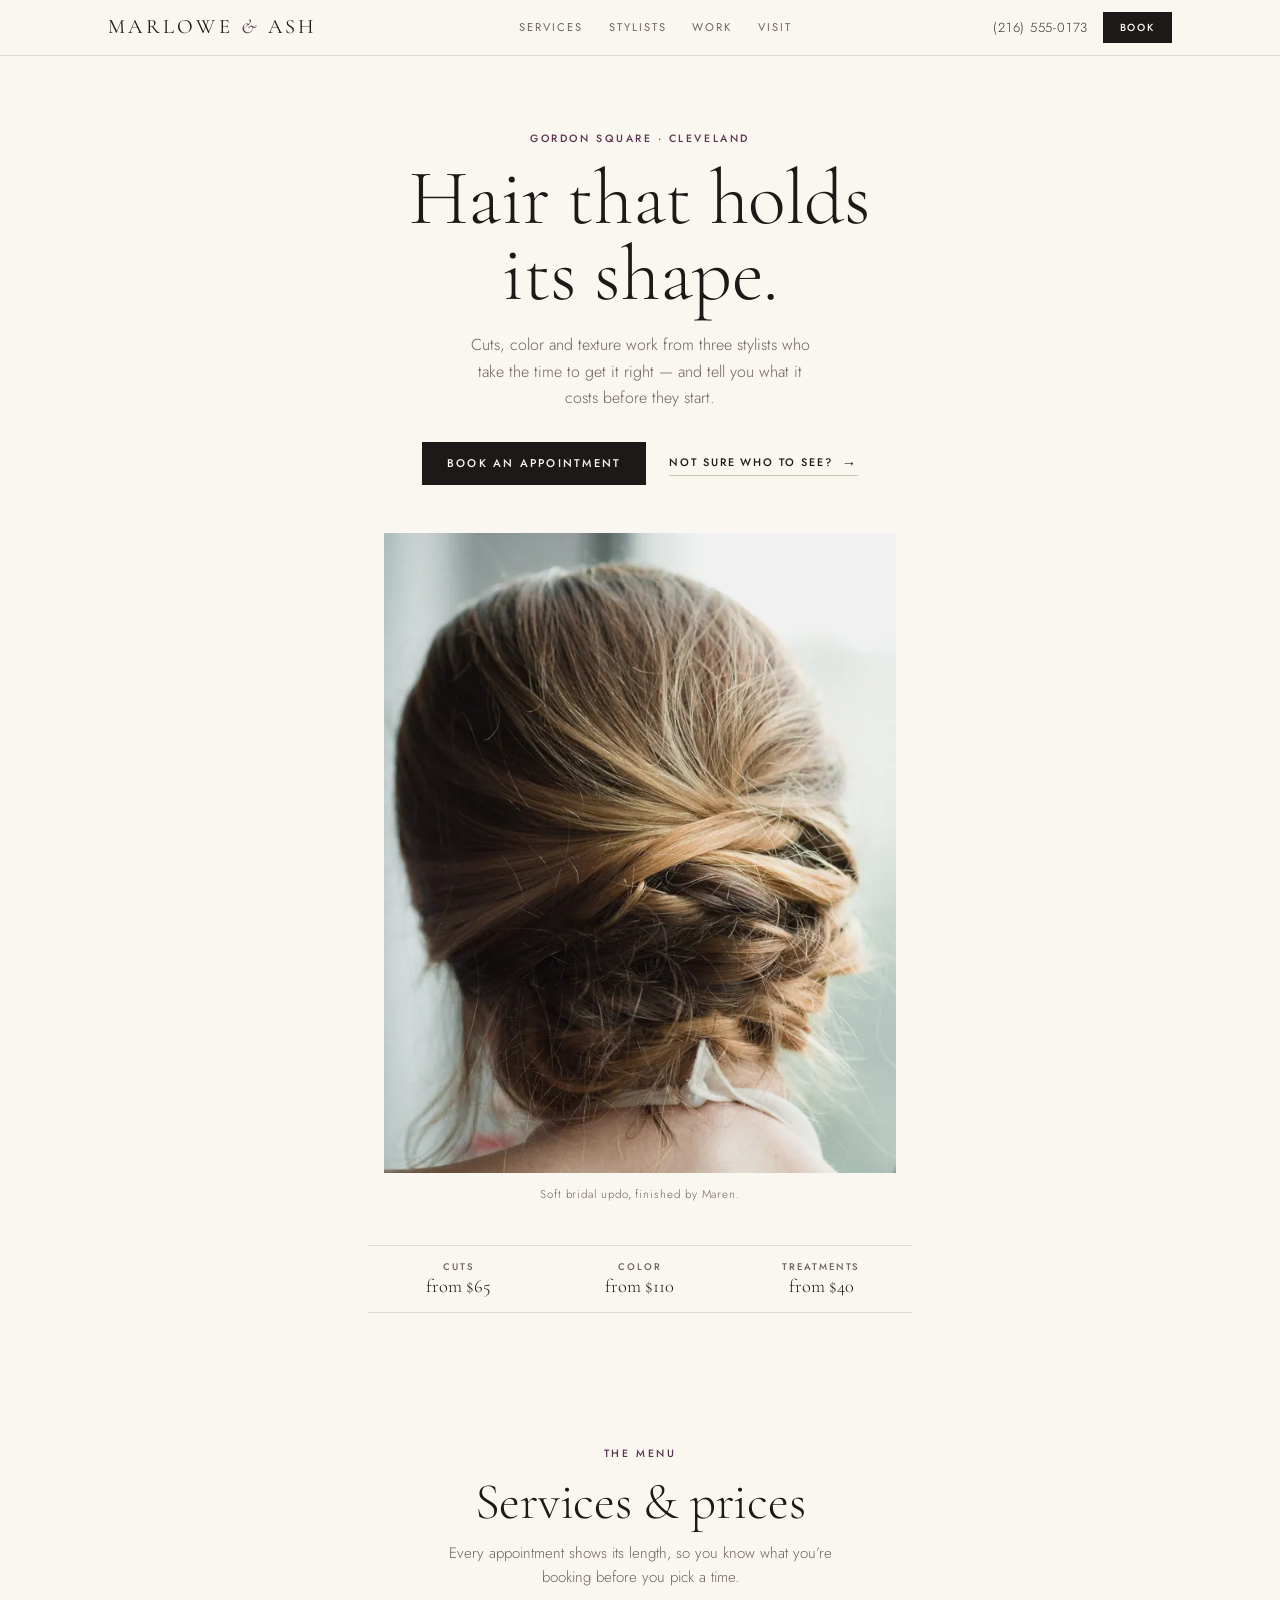
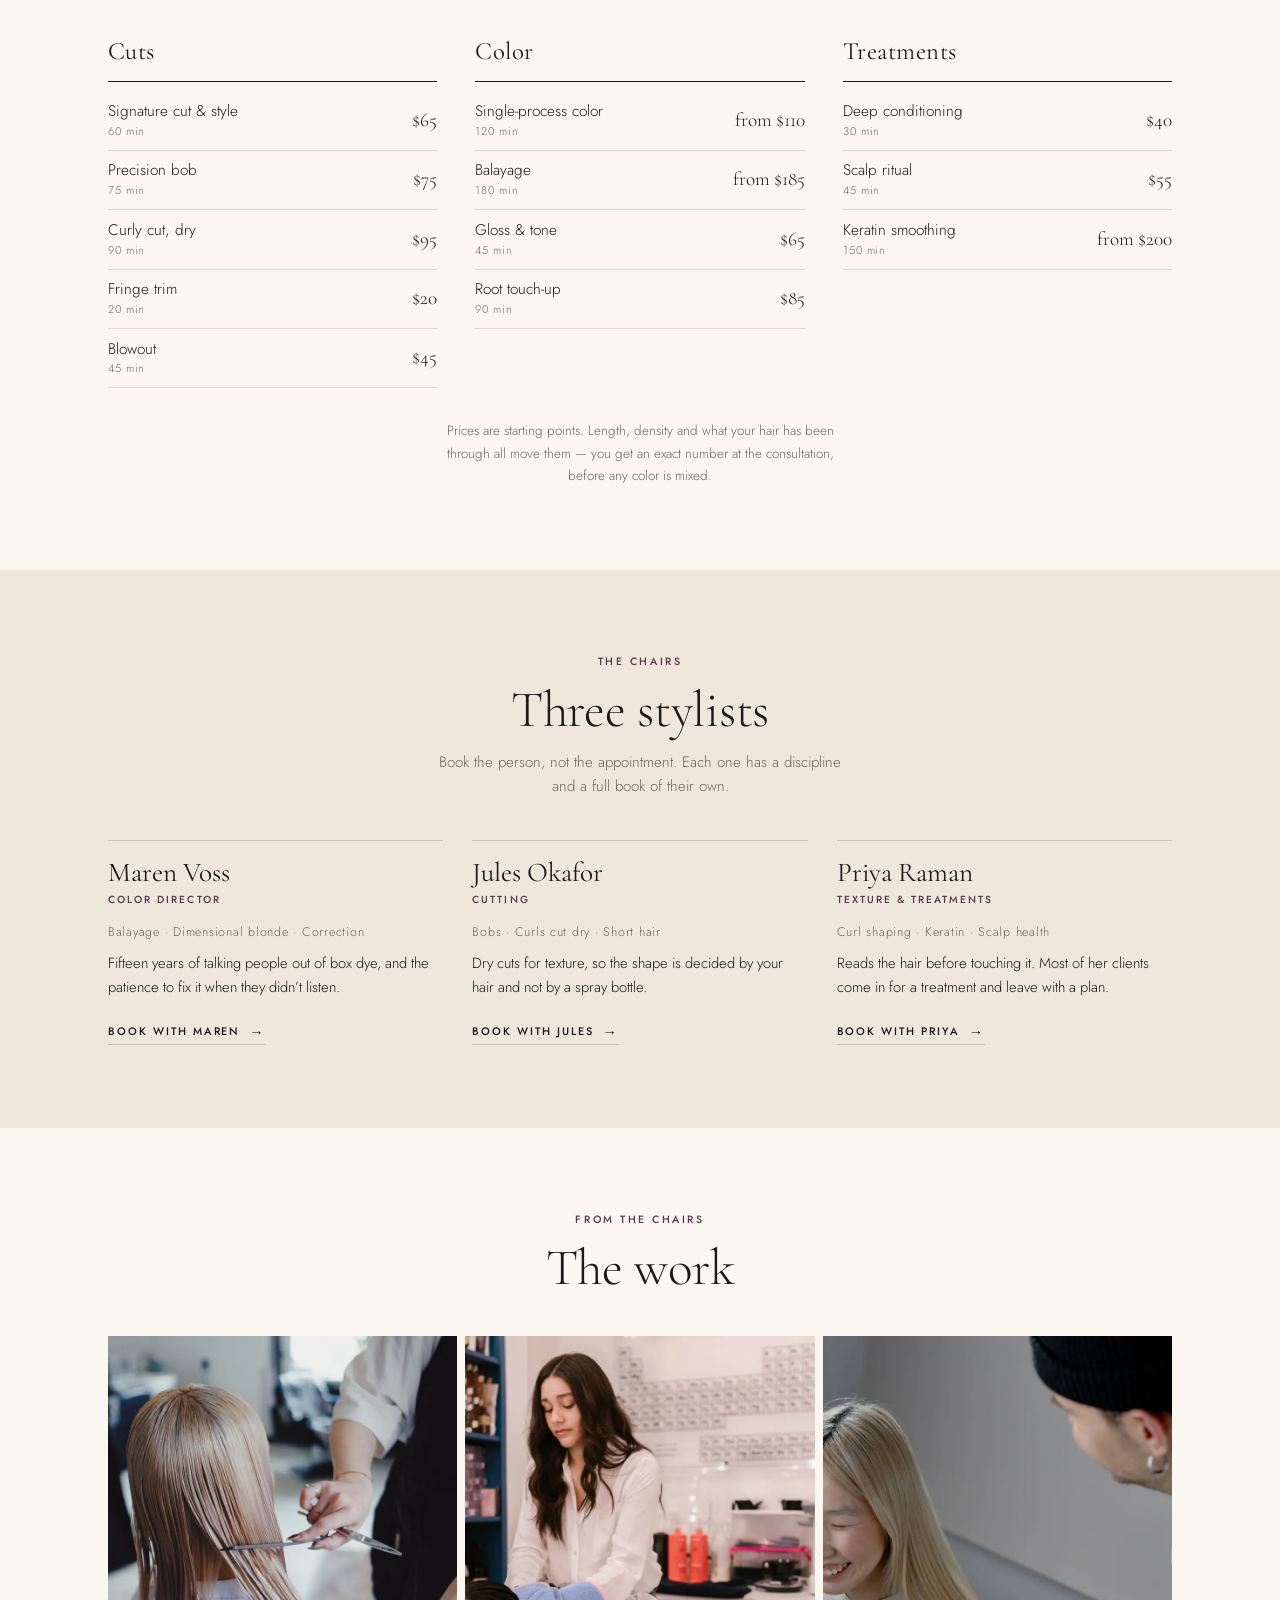
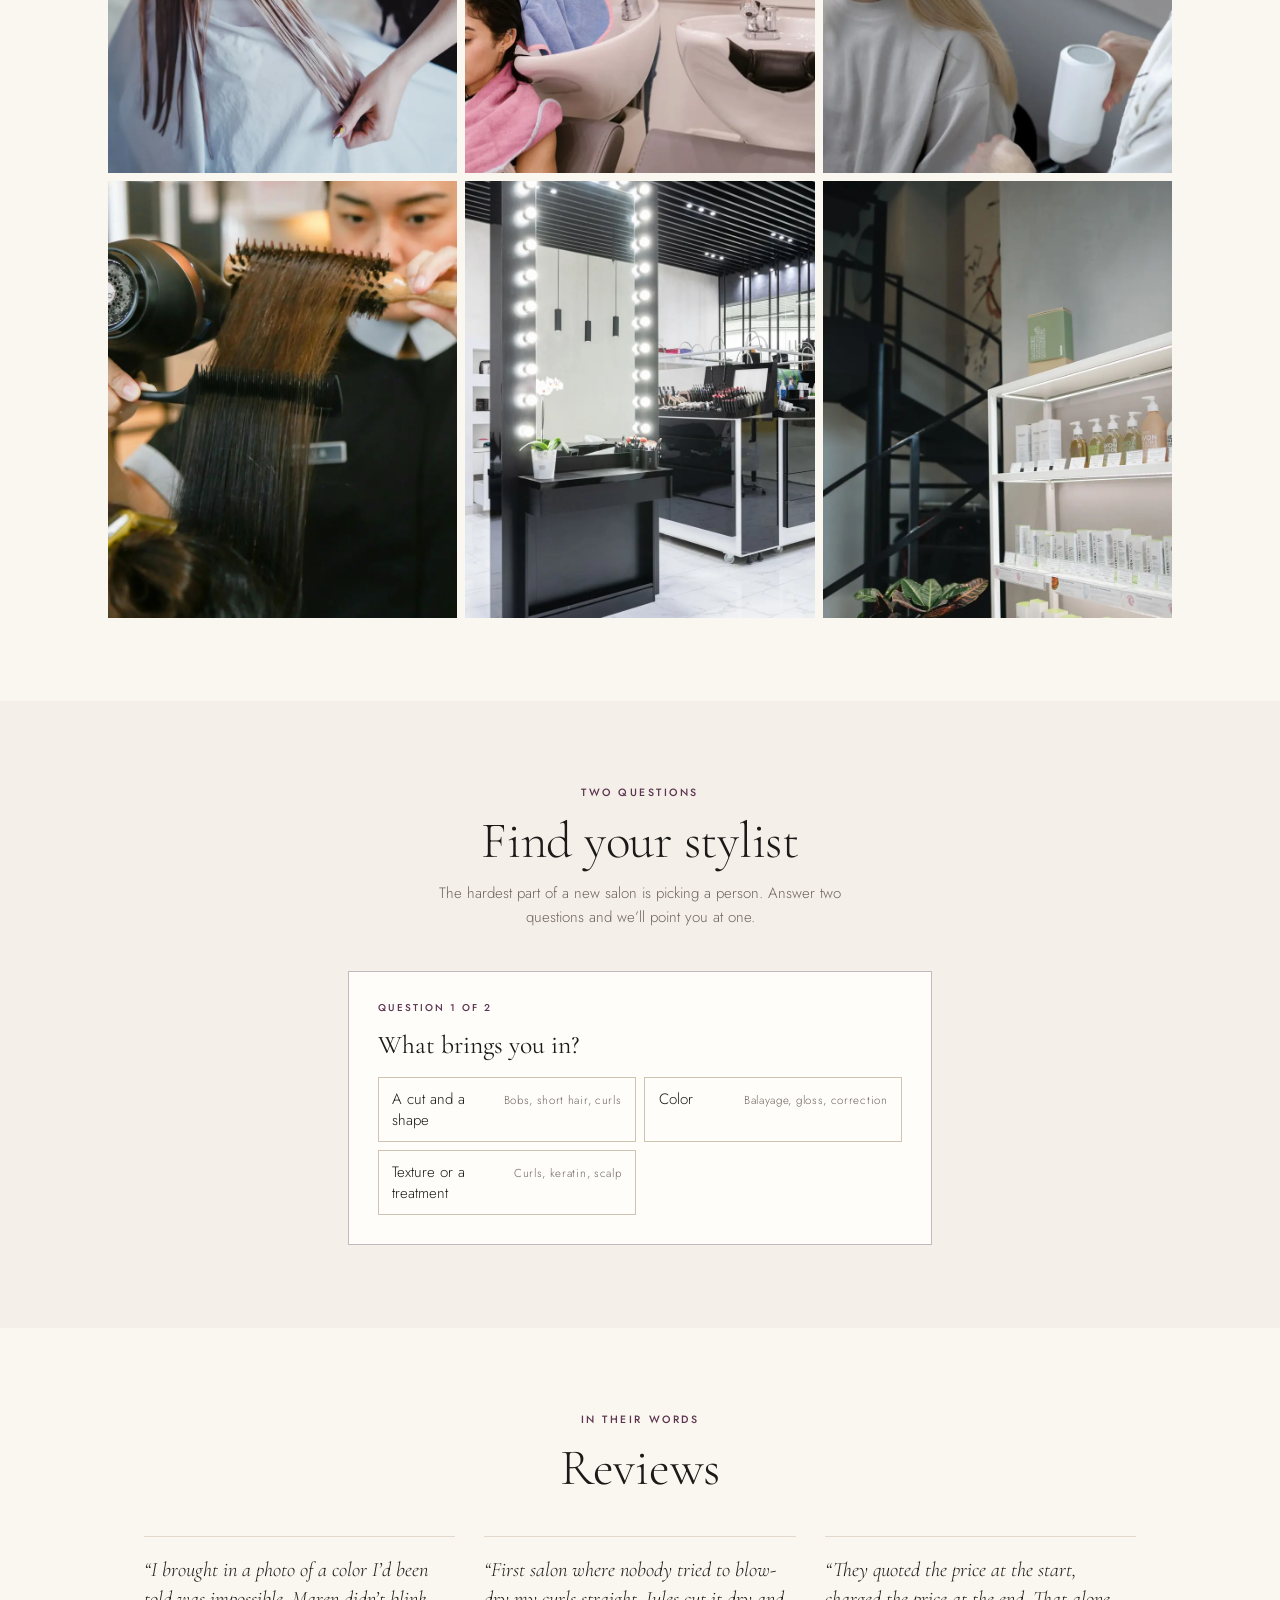
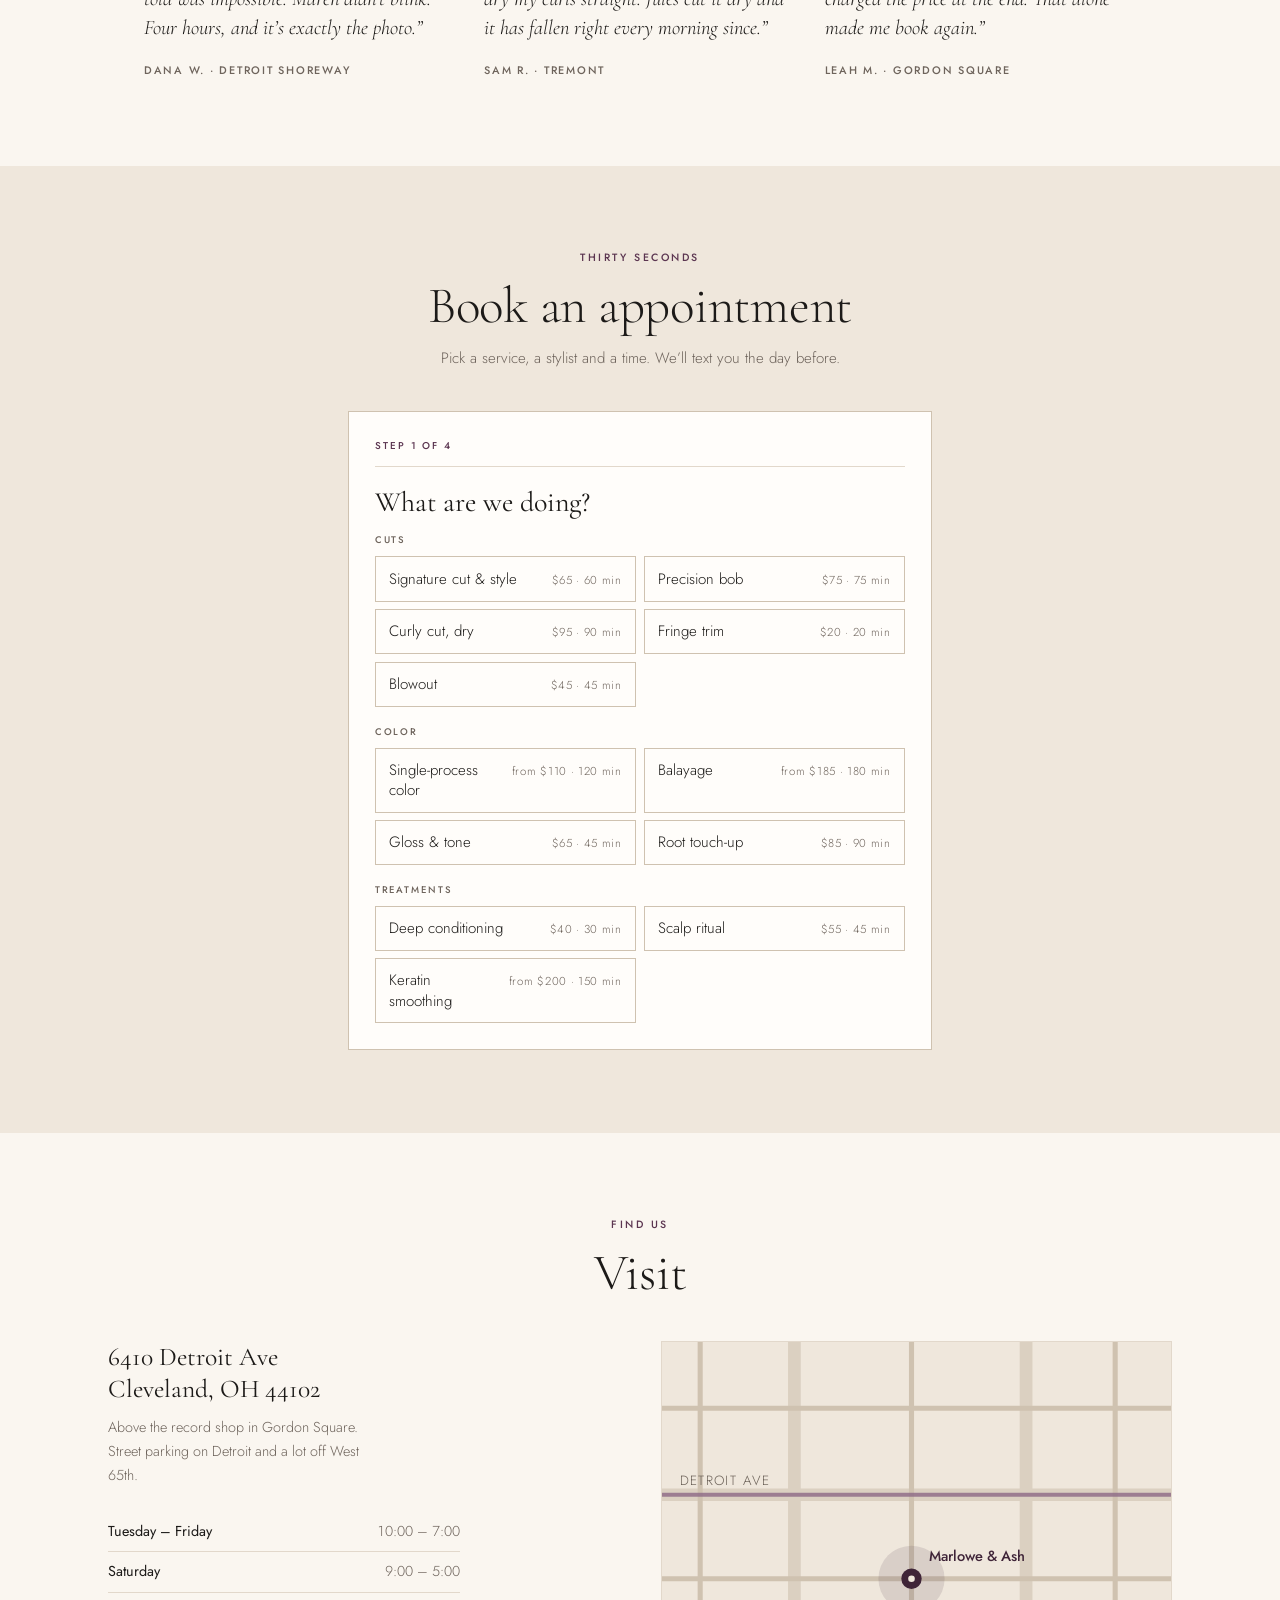
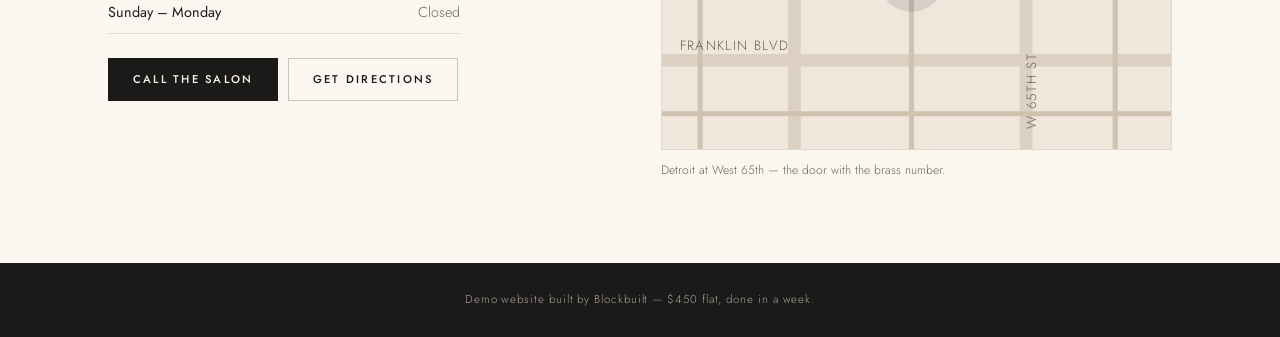
<file: demos/salon/index.html>
<!DOCTYPE html>
<html lang="en">
<head>
<meta charset="utf-8">
<meta name="viewport" content="width=device-width, initial-scale=1">
<title>Marlowe &amp; Ash — Hair salon in Gordon Square, Cleveland</title>
<meta name="description" content="A hair salon on Detroit Avenue in Cleveland. Cuts, color and texture work by three stylists. Prices and appointment lengths up front, booking online.">
<meta name="theme-color" content="#faf6f0">
<meta name="robots" content="noindex">
<link rel="preload" href="../../fonts/cormorant.woff2" as="font" type="font/woff2" crossorigin>
<link rel="preload" href="../../fonts/jost.woff2" as="font" type="font/woff2" crossorigin>
<link rel="preload" href="../../img/salon-hero-640.webp" as="image" type="image/webp" imagesrcset="../../img/salon-hero-640.webp 640w, ../../img/salon-hero-1000.webp 1000w" imagesizes="(min-width: 48em) 30rem, 86vw">
<link rel="stylesheet" href="style.css">
</head>
<body>
<a class="skip" href="#main">Skip to content</a>

<header class="top">
  <div class="top__inner">
    <a class="wordmark" href="#top">Marlowe <span class="amp">&amp;</span> Ash</a>
    <nav class="nav" aria-label="Sections">
      <a href="#services">Services</a>
      <a href="#stylists">Stylists</a>
      <a href="#work">Work</a>
      <a href="#visit">Visit</a>
    </nav>
    <div class="top__actions">
      <a class="top__call" href="tel:+12165550173">(216) 555-0173</a>
      <button class="btn btn--dark btn--sm" type="button" data-book>Book</button>
    </div>
  </div>
</header>

<main id="main">
  <section class="hero" id="top">
    <p class="eyebrow">Gordon Square · Cleveland</p>
    <h1 class="hero__title">Hair that holds<br>its shape.</h1>
    <p class="hero__lede">Cuts, color and texture work from three stylists who take the time to get it right — and tell you what it costs before they start.</p>
    <div class="hero__actions">
      <button class="btn btn--dark" type="button" data-book>Book an appointment</button>
      <a class="link-arrow" href="#match">Not sure who to see?</a>
    </div>

    <figure class="hero__figure">
      <img
        src="../../img/salon-hero-1000.webp"
        srcset="../../img/salon-hero-640.webp 640w, ../../img/salon-hero-1000.webp 1000w"
        sizes="(min-width: 48em) 30rem, 86vw"
        width="1000" height="1250"
        alt="A soft low updo seen from behind, finished by hand.">
      <figcaption>Soft bridal updo, finished by Maren.</figcaption>
    </figure>

    <ul class="price-strip">
      <li><span>Cuts</span>from $65</li>
      <li><span>Color</span>from $110</li>
      <li><span>Treatments</span>from $40</li>
    </ul>
  </section>

  <section class="section" id="services" aria-labelledby="services-h">
    <div class="shell">
      <header class="head">
        <p class="eyebrow">The menu</p>
        <h2 id="services-h">Services &amp; prices</h2>
        <p class="head__note">Every appointment shows its length, so you know what you’re booking before you pick a time.</p>
      </header>

      <div class="menu-grid">
        <section class="menu-col" aria-labelledby="cuts-h">
          <h3 id="cuts-h">Cuts</h3>
          <dl class="row">
            <div><dt>Signature cut &amp; style</dt><dd>60 min</dd><dd class="row__price">$65</dd></div>
            <div><dt>Precision bob</dt><dd>75 min</dd><dd class="row__price">$75</dd></div>
            <div><dt>Curly cut, dry</dt><dd>90 min</dd><dd class="row__price">$95</dd></div>
            <div><dt>Fringe trim</dt><dd>20 min</dd><dd class="row__price">$20</dd></div>
            <div><dt>Blowout</dt><dd>45 min</dd><dd class="row__price">$45</dd></div>
          </dl>
        </section>

        <section class="menu-col" aria-labelledby="color-h">
          <h3 id="color-h">Color</h3>
          <dl class="row">
            <div><dt>Single-process color</dt><dd>120 min</dd><dd class="row__price">from $110</dd></div>
            <div><dt>Balayage</dt><dd>180 min</dd><dd class="row__price">from $185</dd></div>
            <div><dt>Gloss &amp; tone</dt><dd>45 min</dd><dd class="row__price">$65</dd></div>
            <div><dt>Root touch-up</dt><dd>90 min</dd><dd class="row__price">$85</dd></div>
          </dl>
        </section>

        <section class="menu-col" aria-labelledby="treat-h">
          <h3 id="treat-h">Treatments</h3>
          <dl class="row">
            <div><dt>Deep conditioning</dt><dd>30 min</dd><dd class="row__price">$40</dd></div>
            <div><dt>Scalp ritual</dt><dd>45 min</dd><dd class="row__price">$55</dd></div>
            <div><dt>Keratin smoothing</dt><dd>150 min</dd><dd class="row__price">from $200</dd></div>
          </dl>
        </section>
      </div>

      <p class="fine-print">Prices are starting points. Length, density and what your hair has been through all move them — you get an exact number at the consultation, before any color is mixed.</p>
    </div>
  </section>

  <section class="section section--sand" id="stylists" aria-labelledby="stylists-h">
    <div class="shell">
      <header class="head">
        <p class="eyebrow">The chairs</p>
        <h2 id="stylists-h">Three stylists</h2>
        <p class="head__note">Book the person, not the appointment. Each one has a discipline and a full book of their own.</p>
      </header>

      <ul class="team">
        <li class="person">
          <h3>Maren Voss</h3>
          <p class="person__role">Color director</p>
          <p class="person__tags">Balayage · Dimensional blonde · Correction</p>
          <p class="person__line">Fifteen years of talking people out of box dye, and the patience to fix it when they didn’t listen.</p>
          <button class="link-arrow" type="button" data-book data-stylist="Maren">Book with Maren</button>
        </li>
        <li class="person">
          <h3>Jules Okafor</h3>
          <p class="person__role">Cutting</p>
          <p class="person__tags">Bobs · Curls cut dry · Short hair</p>
          <p class="person__line">Dry cuts for texture, so the shape is decided by your hair and not by a spray bottle.</p>
          <button class="link-arrow" type="button" data-book data-stylist="Jules">Book with Jules</button>
        </li>
        <li class="person">
          <h3>Priya Raman</h3>
          <p class="person__role">Texture &amp; treatments</p>
          <p class="person__tags">Curl shaping · Keratin · Scalp health</p>
          <p class="person__line">Reads the hair before touching it. Most of her clients come in for a treatment and leave with a plan.</p>
          <button class="link-arrow" type="button" data-book data-stylist="Priya">Book with Priya</button>
        </li>
      </ul>
    </div>
  </section>

  <section class="section" id="work" aria-labelledby="work-h">
    <div class="shell">
      <header class="head">
        <p class="eyebrow">From the chairs</p>
        <h2 id="work-h">The work</h2>
      </header>

      <ul class="gallery">
        <li><img src="../../img/salon-1.webp" width="800" height="1000" loading="lazy" decoding="async" alt="Scissors taking the last inch off wet hair."></li>
        <li><img src="../../img/salon-2.webp" width="800" height="1000" loading="lazy" decoding="async" alt="A client laughing at the shampoo bowl."></li>
        <li><img src="../../img/salon-3.webp" width="800" height="1000" loading="lazy" decoding="async" alt="A stylist wrapping a section of hair around a round brush."></li>
        <li><img src="../../img/salon-4.webp" width="800" height="1000" loading="lazy" decoding="async" alt="Close-up of a round brush and dryer working through long hair."></li>
        <li><img src="../../img/salon-5.webp" width="800" height="1000" loading="lazy" decoding="async" alt="A lit mirror and styling station in the empty salon."></li>
        <li><img src="../../img/salon-6.webp" width="800" height="1000" loading="lazy" decoding="async" alt="Product shelves and a plant beside the salon stairs."></li>
      </ul>
    </div>
  </section>

  <section class="section section--novel" id="match" aria-labelledby="match-h">
    <div class="shell shell--narrow">
      <header class="head">
        <p class="eyebrow">Two questions</p>
        <h2 id="match-h">Find your stylist</h2>
        <p class="head__note">The hardest part of a new salon is picking a person. Answer two questions and we’ll point you at one.</p>
      </header>

      <div class="match" id="match-widget">
        <div class="match__panel" id="match-panel" aria-live="polite"></div>
        <noscript><p class="book__fallback">The match runs on JavaScript. Call <a href="tel:+12165550173">(216) 555-0173</a> and we’ll help you pick.</p></noscript>
      </div>
    </div>
  </section>

  <section class="section" id="reviews" aria-labelledby="reviews-h">
    <div class="shell">
      <header class="head">
        <p class="eyebrow">In their words</p>
        <h2 id="reviews-h">Reviews</h2>
      </header>

      <ul class="quotes">
        <li>
          <p>“I brought in a photo of a color I’d been told was impossible. Maren didn’t blink. Four hours, and it’s exactly the photo.”</p>
          <cite>Dana W. · Detroit Shoreway</cite>
        </li>
        <li>
          <p>“First salon where nobody tried to blow-dry my curls straight. Jules cut it dry and it has fallen right every morning since.”</p>
          <cite>Sam R. · Tremont</cite>
        </li>
        <li>
          <p>“They quoted the price at the start, charged the price at the end. That alone made me book again.”</p>
          <cite>Leah M. · Gordon Square</cite>
        </li>
      </ul>
    </div>
  </section>

  <section class="section section--sand" id="book" aria-labelledby="book-h">
    <div class="shell shell--narrow">
      <header class="head">
        <p class="eyebrow">Thirty seconds</p>
        <h2 id="book-h">Book an appointment</h2>
        <p class="head__note">Pick a service, a stylist and a time. We’ll text you the day before.</p>
      </header>

      <div class="book" id="book-widget">
        <div class="book__bar">
          <p class="book__step" id="book-step">Step 1 of 4</p>
          <button class="book__reset" type="button" id="book-reset" hidden>Start over</button>
        </div>
        <div class="book__panel" id="book-panel" aria-live="polite"></div>
        <noscript><p class="book__fallback">Booking runs on JavaScript. Call <a href="tel:+12165550173">(216) 555-0173</a> and we’ll find you a chair.</p></noscript>
      </div>
    </div>
  </section>

  <section class="section" id="visit" aria-labelledby="visit-h">
    <div class="shell">
      <header class="head">
        <p class="eyebrow">Find us</p>
        <h2 id="visit-h">Visit</h2>
      </header>

      <div class="visit">
        <div class="visit__details">
          <p class="visit__addr">6410 Detroit Ave<br>Cleveland, OH 44102</p>
          <p class="visit__note">Above the record shop in Gordon Square. Street parking on Detroit and a lot off West 65th.</p>

          <dl class="hours">
            <div><dt>Tuesday – Friday</dt><dd>10:00 – 7:00</dd></div>
            <div><dt>Saturday</dt><dd>9:00 – 5:00</dd></div>
            <div><dt>Sunday – Monday</dt><dd>Closed</dd></div>
          </dl>

          <div class="visit__actions">
            <a class="btn btn--dark" href="tel:+12165550173">Call the salon</a>
            <a class="btn btn--line" href="https://www.google.com/maps/dir/?api=1&amp;destination=6410+Detroit+Ave+Cleveland+OH+44102" target="_blank" rel="noopener">Get directions</a>
          </div>
        </div>

        <figure class="map">
          <svg class="map__svg" viewBox="0 0 400 320" role="img" aria-label="Map showing the salon on Detroit Avenue at West 65th in Gordon Square.">
            <rect width="400" height="320" fill="#efe7dc"/>
            <g stroke="#dbd0c1" stroke-width="10" fill="none">
              <path d="M0 120h400"/>
              <path d="M0 250h400"/>
              <path d="M104 0v320"/>
              <path d="M286 0v320"/>
            </g>
            <g stroke="#cfc2b0" stroke-width="4" fill="none">
              <path d="M0 52h400"/>
              <path d="M0 186h400"/>
              <path d="M0 292h400"/>
              <path d="M30 0v320"/>
              <path d="M196 0v320"/>
              <path d="M356 0v320"/>
            </g>
            <path d="M0 120h400" stroke="#8d6a86" stroke-width="3" fill="none" opacity=".8"/>
            <g font-family="Jost, sans-serif" font-size="10.5" fill="#6b6158" letter-spacing=".1em">
              <text x="14" y="112">DETROIT AVE</text>
              <text x="14" y="242">FRANKLIN BLVD</text>
              <text x="294" y="304" transform="rotate(-90 294 304)">W 65TH ST</text>
            </g>
            <g>
              <circle cx="196" cy="186" r="26" fill="#3f2438" opacity=".12"/>
              <circle cx="196" cy="186" r="8" fill="#3f2438"/>
              <circle cx="196" cy="186" r="2.6" fill="#efe7dc"/>
            </g>
            <text x="210" y="172" font-family="Jost, sans-serif" font-size="11.5" font-weight="500" fill="#3f2438">Marlowe &amp; Ash</text>
          </svg>
          <figcaption class="map__cap">Detroit at West 65th — the door with the brass number.</figcaption>
        </figure>
      </div>
    </div>
  </section>
</main>

<footer class="foot">
  <p>Demo website built by Blockbuilt — $450 flat, done in a week.</p>
</footer>

<script src="salon.js" defer></script>
</body>
</html>
</file>
<file: css/demos.css>
/* ==========================================================================
   Blockbuilt — Demos index
   One page, two typefaces, no JavaScript, no dependencies.
   The design language is the one on the services page: bone on ink, one
   oxblood accent, hairlines and space instead of cards, borders or shadows.
   ========================================================================== */

@font-face {
  font-family: "Fraunces";
  src: url("../fonts/fraunces.woff2") format("woff2");
  font-weight: 300 900;
  font-style: normal;
  font-display: swap;
}
@font-face {
  font-family: "Fraunces";
  src: url("../fonts/fraunces-italic.woff2") format("woff2");
  font-weight: 300 900;
  font-style: italic;
  font-display: swap;
}
@font-face {
  font-family: "Inter";
  src: url("../fonts/inter.woff2") format("woff2");
  font-weight: 100 900;
  font-style: normal;
  font-display: swap;
}

:root {
  --bone: #f6f2ea;
  --bone-deep: #efe9dd;
  --ink: #14110f;
  --ink-soft: #4a443d;
  --oxblood: #7a2a1e;
  --rule: #d8cfc0;

  --display: "Fraunces", "Iowan Old Style", "Palatino Linotype", Georgia, serif;
  --text: "Inter", -apple-system, BlinkMacSystemFont, "Segoe UI", Helvetica, Arial, sans-serif;

  --pad: clamp(1.15rem, 5vw, 3.5rem);
  --gutter: clamp(1.5rem, 5vw, 4rem);
  --ease: cubic-bezier(0.2, 0.7, 0.3, 1);
}

*,
*::before,
*::after {
  box-sizing: border-box;
}

html {
  -webkit-text-size-adjust: 100%;
}

body {
  margin: 0;
  background: var(--bone);
  color: var(--ink);
  font-family: var(--text);
  font-size: 1rem;
  line-height: 1.6;
  font-synthesis: none;
  -webkit-font-smoothing: antialiased;
}

img {
  display: block;
  max-width: 100%;
  height: auto;
}

a {
  color: inherit;
}

:focus-visible {
  outline: 2px solid var(--oxblood);
  outline-offset: 3px;
}

.visually-hidden {
  position: absolute;
  width: 1px;
  height: 1px;
  margin: -1px;
  padding: 0;
  overflow: hidden;
  clip: rect(0 0 0 0);
  white-space: nowrap;
  border: 0;
}

.wrap {
  width: 100%;
  max-width: 76rem;
  margin-inline: auto;
  padding-inline: var(--pad);
}

/* Small caps label used for eyebrows and section headers ------------------ */
.label {
  margin: 0;
  font-size: 0.7rem;
  font-weight: 600;
  letter-spacing: 0.16em;
  line-height: 1.4;
  text-transform: uppercase;
}

/* Header ------------------------------------------------------------------ */
.bar {
  position: sticky;
  top: 0;
  z-index: 10;
  border-bottom: 1px solid var(--rule);
  background: color-mix(in srgb, var(--bone) 88%, transparent);
  backdrop-filter: blur(10px);
}

.bar__inner {
  display: flex;
  align-items: baseline;
  justify-content: space-between;
  gap: 1rem;
  min-height: 3.4rem;
  padding-block: 0.85rem;
}

.wordmark {
  font-family: var(--display);
  font-size: 1.22rem;
  font-weight: 600;
  font-variation-settings: "opsz" 24;
  letter-spacing: -0.025em;
}

.bar__note {
  color: var(--ink-soft);
}

/* Intro ------------------------------------------------------------------- */
.intro {
  padding-block: clamp(2.6rem, 9vw, 5.5rem) clamp(2rem, 6vw, 3.5rem);
}

.intro .label {
  color: var(--oxblood);
  margin-bottom: 1.1rem;
}

.intro h1 {
  margin: 0;
  max-width: 24ch;
  font-family: var(--display);
  font-size: clamp(2.05rem, 7.2vw, 4.1rem);
  font-weight: 400;
  font-variation-settings: "opsz" 96, "SOFT" 0, "WONK" 0;
  line-height: 1.02;
  letter-spacing: -0.035em;
  text-wrap: balance;
}

.intro h1 em {
  font-style: italic;
}

.lede {
  max-width: 46ch;
  margin: 1.35rem 0 0;
  color: var(--ink-soft);
  font-size: 1.02rem;
  line-height: 1.62;
}

/* Section header with a rule --------------------------------------------- */
.section-head {
  display: flex;
  align-items: baseline;
  gap: 0.9rem;
  margin: 0 0 1.4rem;
  padding-top: 0.9rem;
  border-top: 1px solid var(--rule);
  color: var(--ink-soft);
}

.section-head span {
  color: var(--oxblood);
  font-variant-numeric: tabular-nums;
}

/* Demo cards -------------------------------------------------------------- */
.demos {
  padding-bottom: clamp(2.5rem, 7vw, 4rem);
}

.cards {
  margin: 0;
  padding: 0;
  list-style: none;
}

.card {
  display: block;
  text-decoration: none;
  padding-block: clamp(1.5rem, 4vw, 2.2rem);
  border-bottom: 1px solid var(--rule);
}

.card__media {
  display: block;
  overflow: hidden;
  background: var(--bone-deep);
  aspect-ratio: 4 / 3;
}

.card__media img {
  width: 100%;
  height: 100%;
  object-fit: cover;
  transition: transform 500ms var(--ease);
}

.card__trade {
  margin: 1.15rem 0 0.35rem;
  color: var(--oxblood);
}

.card__name {
  display: block;
  margin: 0;
  font-family: var(--display);
  font-size: clamp(1.5rem, 4.6vw, 2.1rem);
  font-weight: 400;
  font-variation-settings: "opsz" 72;
  line-height: 1.06;
  letter-spacing: -0.025em;
}

.card__blurb {
  margin: 0.55rem 0 0;
  max-width: 42ch;
  color: var(--ink-soft);
  font-size: 0.95rem;
}

.card__cta {
  display: inline-flex;
  align-items: center;
  gap: 0.5rem;
  margin-top: 1.1rem;
  padding-bottom: 0.15rem;
  border-bottom: 1px solid currentColor;
  color: var(--oxblood);
  font-size: 0.82rem;
  font-weight: 600;
  letter-spacing: 0.1em;
  text-transform: uppercase;
  transition: gap 220ms var(--ease);
}

.card__cta::after {
  content: "";
  width: 1rem;
  height: 1px;
  background: currentColor;
  transition: transform 220ms var(--ease);
  transform-origin: left center;
}

.card:hover .card__media img {
  transform: scale(1.03);
}

.card:hover .card__cta::after,
.card:focus-visible .card__cta::after {
  transform: scaleX(1.5);
}

.card:hover .card__cta {
  gap: 0.75rem;
}

/* Footer ------------------------------------------------------------------ */
.foot {
  border-top: 1px solid var(--rule);
  padding-block: 2rem clamp(2rem, 6vw, 3rem);
}

.foot p {
  margin: 0;
}

.foot__line {
  font-family: var(--display);
  font-size: clamp(1rem, 2.6vw, 1.15rem);
  font-variation-settings: "opsz" 24;
  letter-spacing: -0.01em;
}

.foot__fine {
  margin-top: 0.55rem;
  color: var(--ink-soft);
  font-size: 0.8rem;
  line-height: 1.55;
}

.foot__fine a {
  text-decoration-color: var(--rule);
  text-underline-offset: 0.2em;
}

/* Wider screens ----------------------------------------------------------- */
@media (min-width: 44em) {
  .card {
    display: grid;
    grid-template-columns: minmax(0, 7fr) minmax(0, 5fr);
    align-items: center;
    gap: clamp(1.5rem, 4vw, 3rem);
  }

  .card__media {
    aspect-ratio: 3 / 2;
  }

  .card__trade {
    margin-top: 0;
  }
}

@media (prefers-reduced-motion: reduce) {
  *,
  *::before,
  *::after {
    animation-duration: 0.001ms !important;
    transition-duration: 0.001ms !important;
  }
}
</file>
<file: demos/barbershop/style.css>
/* ==========================================================================
   Fulton Road Barber Co. — demo site
   The shop's own identity: deep green, brass, cream. Deliberately not
   Blockbuilt's editorial bone/oxblood look — the range is the point.
   One stylesheet, no framework, no dependencies.
   ========================================================================== */

@font-face {
  font-family: "Bebas Neue";
  src: url("../../fonts/bebas-neue.woff2") format("woff2");
  font-weight: 400;
  font-style: normal;
  font-display: swap;
}
@font-face {
  font-family: "Inter";
  src: url("../../fonts/inter.woff2") format("woff2");
  font-weight: 100 900;
  font-style: normal;
  font-display: swap;
}

:root {
  --green: #10231c;
  --green-deep: #0a1712;
  --green-soft: #163027;
  --cream: #f1eadd;
  --cream-deep: #e5dccb;
  --ink: #14120f;
  --brass: #c19a56;
  --brass-bright: #d9b877;
  --brass-dark: #8a6a2f;

  --display: "Bebas Neue", "Haettenschweiler", "Arial Narrow", Impact, sans-serif;
  --text: "Inter", -apple-system, BlinkMacSystemFont, "Segoe UI", Helvetica, Arial, sans-serif;

  --line-dark: rgba(241, 234, 221, 0.16);
  --line-light: rgba(20, 18, 15, 0.16);
  --muted-dark: rgba(241, 234, 221, 0.68);
  --muted-light: rgba(20, 18, 15, 0.64);

  --shell: 74rem;
  --pad: clamp(1.15rem, 4.6vw, 2.75rem);
  --ease: cubic-bezier(0.2, 0.7, 0.3, 1);
}

*,
*::before,
*::after {
  box-sizing: border-box;
}

html {
  -webkit-text-size-adjust: 100%;
  scroll-behavior: smooth;
}

body {
  margin: 0;
  background: var(--cream);
  color: var(--ink);
  font-family: var(--text);
  font-size: 1rem;
  line-height: 1.6;
  -webkit-font-smoothing: antialiased;
  font-synthesis: none;
}

img {
  display: block;
  max-width: 100%;
  height: auto;
}

button {
  font: inherit;
  color: inherit;
}

a {
  color: inherit;
}

:focus-visible {
  outline: 2px solid var(--brass-bright);
  outline-offset: 3px;
}

.band--cream :focus-visible,
.band--ink :focus-visible {
  outline-color: var(--green);
}

.skip {
  position: absolute;
  left: -999px;
  top: 0;
  z-index: 100;
  background: var(--brass);
  color: var(--green-deep);
  padding: 0.7rem 1rem;
  font-size: 0.8rem;
  font-weight: 600;
  text-decoration: none;
}

.skip:focus {
  left: 0.75rem;
  top: 0.75rem;
}

section[id] {
  scroll-margin-top: 4.4rem;
}

.shell {
  width: 100%;
  max-width: var(--shell);
  margin-inline: auto;
  padding-inline: var(--pad);
}

.shell--narrow {
  max-width: 46rem;
}

.label {
  margin: 0;
  font-size: 0.68rem;
  font-weight: 600;
  letter-spacing: 0.2em;
  line-height: 1.4;
  text-transform: uppercase;
  color: var(--brass-dark);
}

.band--green .label,
.band--ink .label {
  color: var(--brass);
}

/* Header ------------------------------------------------------------------ */
.top {
  position: sticky;
  top: 0;
  z-index: 20;
  background: rgba(16, 35, 28, 0.94);
  border-bottom: 1px solid var(--line-dark);
  backdrop-filter: blur(8px);
}

.top__inner {
  display: flex;
  align-items: center;
  justify-content: space-between;
  gap: 1rem;
  max-width: var(--shell);
  margin-inline: auto;
  padding: 0.55rem var(--pad);
}

.mark {
  display: flex;
  flex-direction: column;
  color: var(--cream);
  text-decoration: none;
  line-height: 1;
}

.mark__line {
  font-family: var(--display);
  font-size: 1.06rem;
  letter-spacing: 0.11em;
}

.mark__line--thin {
  margin-top: 0.22rem;
  font-family: var(--text);
  font-size: 0.56rem;
  font-weight: 500;
  letter-spacing: 0.3em;
  text-transform: uppercase;
  color: var(--muted-dark);
}

.top__actions {
  display: flex;
  align-items: center;
  gap: 0.75rem;
}

.top__call {
  display: inline-flex;
  align-items: center;
  gap: 0.4rem;
  color: var(--cream);
  font-size: 0.8rem;
  letter-spacing: 0.02em;
  text-decoration: none;
  padding: 0.3rem 0;
}

.top__call:hover {
  color: var(--brass-bright);
}

.top__call-num {
  display: none;
}

/* Buttons ----------------------------------------------------------------- */
.btn {
  display: inline-flex;
  align-items: center;
  justify-content: center;
  gap: 0.4rem;
  padding: 0.9rem 1.4rem;
  border: 1px solid transparent;
  border-radius: 0;
  background: none;
  color: inherit;
  font-family: var(--text);
  font-size: 0.78rem;
  font-weight: 600;
  letter-spacing: 0.13em;
  line-height: 1;
  text-transform: uppercase;
  text-decoration: none;
  cursor: pointer;
  transition: background-color 180ms var(--ease), border-color 180ms var(--ease), color 180ms var(--ease);
}

.btn--brass {
  background: var(--brass);
  border-color: var(--brass);
  color: var(--green-deep);
}

.btn--brass:hover {
  background: var(--brass-bright);
  border-color: var(--brass-bright);
}

.btn--ghost {
  border-color: rgba(241, 234, 221, 0.38);
  color: var(--cream);
}

.btn--ghost:hover {
  border-color: var(--cream);
}

.btn--ink {
  background: var(--green);
  border-color: var(--green);
  color: var(--cream);
}

.btn--ink:hover {
  background: var(--green-soft);
  border-color: var(--green-soft);
}

.btn--line {
  border-color: rgba(20, 18, 15, 0.4);
  color: var(--ink);
}

.btn--line:hover {
  border-color: var(--ink);
}

.btn--sm {
  padding: 0.58rem 0.9rem;
  font-size: 0.68rem;
  letter-spacing: 0.14em;
}

/* Hero -------------------------------------------------------------------- */
.hero {
  background: var(--green);
  color: var(--cream);
  display: grid;
}

.hero__copy {
  padding: clamp(1.8rem, 7vw, 3rem) var(--pad) clamp(1.6rem, 6vw, 3.5rem);
  max-width: 40rem;
}

.eyebrow {
  margin: 0 0 0.9rem;
  color: var(--brass);
  font-size: 0.68rem;
  font-weight: 600;
  letter-spacing: 0.2em;
  text-transform: uppercase;
}

.hero__name {
  margin: 0;
  font-family: var(--display);
  font-size: clamp(3.1rem, 15vw, 5.6rem);
  font-weight: 400;
  line-height: 0.86;
  letter-spacing: 0.012em;
  text-transform: uppercase;
}

.hero__promise {
  max-width: 30ch;
  margin: 1.15rem 0 0;
  color: var(--muted-dark);
  font-size: clamp(1rem, 2.6vw, 1.15rem);
  line-height: 1.5;
}

.hero__actions {
  display: flex;
  flex-wrap: wrap;
  gap: 0.7rem;
  margin-top: 1.7rem;
}

.hero__meta {
  margin: 1.2rem 0 0;
  color: rgba(241, 234, 221, 0.55);
  font-size: 0.76rem;
  letter-spacing: 0.06em;
}

.hero__shot {
  position: relative;
  margin: 0;
  min-height: 0;
}

.hero__shot::after {
  content: "";
  position: absolute;
  inset: clamp(0.7rem, 2.5vw, 1.3rem);
  border: 1px solid rgba(193, 154, 86, 0.45);
  pointer-events: none;
}

.hero__shot img {
  width: 100%;
  height: 100%;
  aspect-ratio: 4 / 5;
  object-fit: cover;
  object-position: 50% 40%;
}

/* Bands and section heads ------------------------------------------------ */
.band {
  padding-block: clamp(2.4rem, 7.5vw, 4.5rem);
}

.band--cream {
  background: var(--cream);
  color: var(--ink);
}

.band--ink {
  background: var(--ink);
  color: var(--cream);
}

.band--green {
  background: var(--green);
  color: var(--cream);
}

.head {
  margin-bottom: clamp(1.3rem, 4vw, 2rem);
}

.head h2 {
  margin: 0.3rem 0 0;
  font-family: var(--display);
  font-size: clamp(2.1rem, 7.5vw, 3.4rem);
  font-weight: 400;
  line-height: 0.94;
  letter-spacing: 0.015em;
  text-transform: uppercase;
}

/* Services ---------------------------------------------------------------- */
.menu {
  margin: 0;
  padding: 0;
  list-style: none;
}

.menu__row {
  display: grid;
  grid-template-columns: minmax(0, 1fr) auto;
  gap: 0.15rem 1rem;
  padding-block: 0.95rem;
  border-bottom: 1px solid var(--line-light);
}

.menu__name {
  font-family: var(--display);
  font-size: 1.32rem;
  letter-spacing: 0.03em;
  line-height: 1.1;
}

.menu__note {
  grid-column: 1;
  color: var(--muted-light);
  font-size: 0.88rem;
  line-height: 1.45;
}

.menu__price {
  grid-column: 2;
  grid-row: 1 / span 2;
  align-self: center;
  color: var(--green);
  font-family: var(--display);
  font-size: 1.55rem;
  letter-spacing: 0.02em;
  font-variant-numeric: tabular-nums;
}

.menu__foot {
  margin: 1.2rem 0 0;
  color: var(--muted-light);
  font-size: 0.85rem;
  font-style: italic;
}

/* Gallery ----------------------------------------------------------------- */
.gallery {
  display: grid;
  grid-template-columns: repeat(2, minmax(0, 1fr));
  gap: 0.55rem;
  margin: 0;
  padding: 0;
  list-style: none;
}

.gallery__item {
  overflow: hidden;
  background: var(--green-soft);
}

.gallery__item img {
  width: 100%;
  height: 100%;
  aspect-ratio: 4 / 5;
  object-fit: cover;
  transition: transform 600ms var(--ease);
}

.gallery__item:last-child {
  grid-column: 1 / -1;
}

.gallery__item:last-child img {
  aspect-ratio: 16 / 9;
}

@media (hover: hover) {
  .gallery__item:hover img {
    transform: scale(1.04);
  }
}

/* Reviews ----------------------------------------------------------------- */
.quotes {
  display: grid;
  gap: 1.4rem;
  margin: 0;
  padding: 0;
  list-style: none;
}

.quote {
  padding-top: 1.1rem;
  border-top: 1px solid var(--line-light);
}

.quote__text {
  margin: 0 0 0.85rem;
  font-size: 1rem;
  line-height: 1.55;
}

.quote__by {
  margin: 0;
  color: var(--muted-light);
  font-size: 0.72rem;
  font-weight: 600;
  letter-spacing: 0.12em;
  text-transform: uppercase;
}

/* Booking ----------------------------------------------------------------- */
.book__intro {
  max-width: 34ch;
  margin: 0.85rem 0 0;
  color: var(--muted-dark);
  font-size: 0.95rem;
}

.book {
  margin-top: 1.6rem;
  padding: clamp(0.95rem, 3.5vw, 1.5rem);
  border: 1px solid rgba(241, 234, 221, 0.2);
  background: rgba(241, 234, 221, 0.04);
  scroll-margin-top: 5rem;
}

.book__bar {
  display: flex;
  align-items: center;
  justify-content: space-between;
  gap: 1rem;
  padding-bottom: 0.75rem;
  margin-bottom: 1.1rem;
  border-bottom: 1px solid var(--line-dark);
}

.book__step {
  margin: 0;
  color: var(--brass);
  font-size: 0.66rem;
  font-weight: 600;
  letter-spacing: 0.16em;
  text-transform: uppercase;
}

.book__reset {
  padding: 0;
  border: 0;
  background: none;
  color: var(--muted-dark);
  font-size: 0.66rem;
  font-weight: 600;
  letter-spacing: 0.14em;
  text-transform: uppercase;
  text-decoration: underline;
  text-underline-offset: 0.3em;
  cursor: pointer;
}

.book__reset:hover {
  color: var(--cream);
}

.book h3,
.book__title {
  margin: 0 0 0.9rem;
  font-family: var(--display);
  font-size: 1.5rem;
  font-weight: 400;
  letter-spacing: 0.03em;
  line-height: 1;
  text-transform: uppercase;
}

.book__title:focus {
  outline: none;
}

.opts {
  display: grid;
  gap: 0.5rem;
  margin: 0;
  padding: 0;
}

.opt {
  display: flex;
  align-items: baseline;
  justify-content: space-between;
  gap: 1rem;
  width: 100%;
  padding: 0.8rem 0.9rem;
  border: 1px solid rgba(241, 234, 221, 0.22);
  background: none;
  color: var(--cream);
  text-align: left;
  cursor: pointer;
  transition: border-color 160ms var(--ease), background-color 160ms var(--ease);
}

.opt:hover {
  border-color: var(--brass);
}

.opt[aria-pressed="true"] {
  border-color: var(--brass);
  background: rgba(193, 154, 86, 0.16);
}

.opt__name {
  font-family: var(--display);
  font-size: 1.16rem;
  letter-spacing: 0.04em;
  line-height: 1.2;
}

.opt__meta {
  color: var(--muted-dark);
  font-size: 0.78rem;
  letter-spacing: 0.04em;
  white-space: nowrap;
}

.days,
.slots {
  display: grid;
  gap: 0.45rem;
  margin: 0 0 0.2rem;
  padding: 0;
  list-style: none;
}

.days {
  grid-template-columns: repeat(auto-fill, minmax(4.6rem, 1fr));
}

.slots {
  grid-template-columns: repeat(auto-fill, minmax(4.9rem, 1fr));
  margin-top: 1.1rem;
}

.day,
.slot {
  width: 100%;
  padding: 0.6rem 0.3rem;
  border: 1px solid rgba(241, 234, 221, 0.22);
  background: none;
  color: var(--cream);
  font-size: 0.8rem;
  letter-spacing: 0.04em;
  line-height: 1.3;
  text-align: center;
  cursor: pointer;
  transition: border-color 160ms var(--ease), background-color 160ms var(--ease);
}

.day__dow {
  display: block;
  color: var(--muted-dark);
  font-size: 0.62rem;
  font-weight: 600;
  letter-spacing: 0.14em;
  text-transform: uppercase;
}

.day[aria-pressed="true"],
.slot[aria-pressed="true"] {
  border-color: var(--brass);
  background: rgba(193, 154, 86, 0.16);
}

.day:hover,
.slot:hover {
  border-color: var(--brass);
}

.slot[disabled] {
  opacity: 0.28;
  cursor: not-allowed;
  text-decoration: line-through;
}

.slot[disabled]:hover {
  border-color: rgba(241, 234, 221, 0.22);
}

.fields {
  display: grid;
  gap: 0.8rem;
  margin-top: 1.1rem;
}

.field label {
  display: block;
  margin-bottom: 0.35rem;
  color: var(--muted-dark);
  font-size: 0.66rem;
  font-weight: 600;
  letter-spacing: 0.16em;
  text-transform: uppercase;
}

.field input {
  width: 100%;
  padding: 0.75rem 0.8rem;
  border: 1px solid rgba(241, 234, 221, 0.26);
  border-radius: 0;
  background: rgba(10, 23, 18, 0.4);
  color: var(--cream);
  font-family: var(--text);
  font-size: 0.95rem;
}

.field input:focus {
  border-color: var(--brass);
  outline: none;
}

.field input:focus-visible {
  outline: 2px solid var(--brass-bright);
  outline-offset: 2px;
}

.field__err {
  margin: 0.35rem 0 0;
  color: #f0a08b;
  font-size: 0.78rem;
}

.book__nav {
  display: flex;
  flex-wrap: wrap;
  align-items: center;
  gap: 0.6rem;
  margin-top: 1.3rem;
}

.book__nav .btn--ghost {
  padding: 0.75rem 1rem;
  font-size: 0.7rem;
}

.book__summary {
  display: grid;
  gap: 0.15rem;
  margin: 0 0 1.1rem;
  padding: 0;
}

.book__summary div {
  display: flex;
  justify-content: space-between;
  gap: 1rem;
  padding: 0.55rem 0;
  border-bottom: 1px solid var(--line-dark);
  font-size: 0.88rem;
}

.book__summary dt {
  color: var(--muted-dark);
  font-size: 0.74rem;
  letter-spacing: 0.1em;
  text-transform: uppercase;
}

.book__summary dd {
  margin: 0;
  text-align: right;
}

.demo-note {
  margin: 0 0 1.2rem;
  padding-left: 0.85rem;
  border-left: 2px solid var(--brass);
  color: var(--muted-dark);
  font-size: 0.84rem;
  line-height: 1.55;
}

.demo-note strong {
  color: var(--cream);
  font-weight: 600;
}

.book__fallback {
  margin: 0;
  color: var(--muted-dark);
  font-size: 0.88rem;
}

.confirm__big {
  margin: 0 0 0.4rem;
  font-family: var(--display);
  font-size: clamp(1.5rem, 5vw, 2rem);
  letter-spacing: 0.03em;
  line-height: 1;
  text-transform: uppercase;
}

/* Visit ------------------------------------------------------------------- */
.visit {
  display: grid;
  gap: 1.8rem;
}

.visit__addr {
  margin: 0;
  font-family: var(--display);
  font-size: 1.55rem;
  letter-spacing: 0.03em;
  line-height: 1.25;
}

.visit__note {
  margin: 0.7rem 0 0;
  color: var(--muted-light);
  font-size: 0.9rem;
  max-width: 34ch;
}

.hours {
  margin: 1.5rem 0 0;
  max-width: 22rem;
}

.hours div {
  display: flex;
  align-items: baseline;
  justify-content: space-between;
  gap: 1rem;
  padding: 0.5rem 0;
  border-bottom: 1px solid var(--line-light);
  font-size: 0.9rem;
}

.hours dt {
  color: var(--ink);
  font-weight: 500;
}

.hours dd {
  margin: 0;
  color: var(--muted-light);
  font-variant-numeric: tabular-nums;
}

.visit__actions {
  display: flex;
  flex-wrap: wrap;
  gap: 0.6rem;
  margin-top: 1.5rem;
}

.map {
  margin: 0;
}

.map__svg {
  display: block;
  width: 100%;
  height: auto;
  border: 1px solid var(--line-light);
}

.map__cap {
  margin-top: 0.6rem;
  color: var(--muted-light);
  font-size: 0.78rem;
}

/* Footer ------------------------------------------------------------------ */
.foot {
  padding: 1.6rem var(--pad);
  background: var(--green-deep);
  color: rgba(241, 234, 221, 0.6);
  text-align: center;
}

.foot p {
  margin: 0;
  font-size: 0.76rem;
  letter-spacing: 0.05em;
}

/* Wider screens ----------------------------------------------------------- */
@media (min-width: 34em) {
  .top__call-num {
    display: inline;
  }
}

@media (min-width: 48em) {
  .opts {
    grid-template-columns: repeat(2, minmax(0, 1fr));
  }

  .quotes {
    grid-template-columns: repeat(3, minmax(0, 1fr));
    gap: 1.75rem;
  }

  .visit {
    grid-template-columns: minmax(0, 1fr) minmax(0, 1fr);
    gap: 2.5rem;
    align-items: start;
  }
}

@media (min-width: 60em) {
  .hero {
    grid-template-columns: minmax(0, 1.02fr) minmax(0, 1fr);
    align-items: stretch;
  }

  .hero__copy {
    align-self: center;
    padding: clamp(2.5rem, 6vw, 4.2rem) clamp(1.5rem, 4vw, 3rem) clamp(2.5rem, 6vw, 4.2rem)
      max(var(--pad), calc((100vw - var(--shell)) / 2 + var(--pad)));
    max-width: none;
  }

  .hero__shot img {
    aspect-ratio: auto;
    height: 100%;
  }

  .gallery {
    grid-template-columns: repeat(5, minmax(0, 1fr));
  }

  .gallery__item:last-child {
    grid-column: auto;
  }

  .gallery__item:last-child img {
    aspect-ratio: 4 / 5;
  }

  .menu__row {
    grid-template-columns: 15rem minmax(0, 1fr) auto;
    align-items: baseline;
    gap: 1.5rem;
  }

  .menu__note {
    grid-column: 2;
    grid-row: 1;
  }

  .menu__price {
    grid-column: 3;
    grid-row: 1;
  }
}

@media (prefers-reduced-motion: reduce) {
  html {
    scroll-behavior: auto;
  }

  *,
  *::before,
  *::after {
    animation-duration: 0.001ms !important;
    transition-duration: 0.001ms !important;
  }
}
</file>
<file: demos/contractor/style.css>
/* ==========================================================================
   Voss & Sons Building Co. — contractor demo
   Its own identity: concrete paper, iron ink, one rust accent, Archivo
   headings over mono specification labels. Nothing shared with the
   barbershop or the salon.
   ========================================================================== */

@font-face {
  font-family: "Archivo";
  font-style: normal;
  font-weight: 400;
  font-display: swap;
  src: url("../../fonts/archivo-400.woff2") format("woff2");
}
@font-face {
  font-family: "Archivo";
  font-style: normal;
  font-weight: 700;
  font-display: swap;
  src: url("../../fonts/archivo-700.woff2") format("woff2");
}
@font-face {
  font-family: "Plex Mono";
  font-style: normal;
  font-weight: 500;
  font-display: swap;
  src: url("../../fonts/plexmono-500.woff2") format("woff2");
}

:root {
  --paper: #ecebe6;
  --paper-2: #e3e1da;
  --cream: #f7f5ef;
  --ink: #161f29;
  --ink-2: #47525e;
  --line: rgba(22, 31, 41, 0.16);
  --line-strong: rgba(22, 31, 41, 0.34);
  --rust: #b8451f;
  --rust-light: #e08a63;
  --display: "Archivo", "Helvetica Neue", Arial, sans-serif;
  --mono: "Plex Mono", ui-monospace, SFMono-Regular, Menlo, monospace;
  --shell: 74rem;
}

*,
*::before,
*::after { box-sizing: border-box; }

html { -webkit-text-size-adjust: 100%; }

body {
  margin: 0;
  background: var(--paper);
  color: var(--ink);
  font-family: var(--display);
  font-size: 1rem;
  line-height: 1.55;
  padding-bottom: 0;
}

@media (max-width: 59.99em) {
  body { padding-bottom: 4.4rem; }
}

img { max-width: 100%; height: auto; display: block; }

h1, h2, h3 { margin: 0; font-weight: 700; letter-spacing: -0.02em; line-height: 1.06; }

p { margin: 0; }

ul, ol, dl { margin: 0; padding: 0; list-style: none; }

a { color: inherit; }

button, input, textarea { font: inherit; color: inherit; }

::selection { background: rgba(184, 69, 31, 0.22); }

:focus-visible {
  outline: 2px solid var(--rust);
  outline-offset: 3px;
}

.visually-hidden {
  position: absolute;
  width: 1px; height: 1px;
  margin: -1px; padding: 0;
  overflow: hidden;
  clip: rect(0 0 0 0);
  white-space: nowrap;
  border: 0;
}

.skip {
  position: absolute;
  left: 1rem; top: -3rem;
  z-index: 40;
  background: var(--ink);
  color: var(--cream);
  padding: 0.6rem 1rem;
  font-family: var(--mono);
  font-size: 0.75rem;
  text-decoration: none;
}
.skip:focus { top: 0.75rem; }

.shell {
  max-width: var(--shell);
  margin: 0 auto;
  padding: 0 1.15rem;
}

/* --- labels and headings ------------------------------------------------ */

.eyebrow,
.label {
  font-family: var(--mono);
  font-size: 0.7rem;
  font-weight: 500;
  letter-spacing: 0.13em;
  text-transform: uppercase;
}

.label {
  display: flex;
  align-items: center;
  gap: 0.6rem;
  color: var(--ink-2);
}
.label::before {
  content: "";
  width: 1.6rem;
  height: 1px;
  background: var(--rust);
  flex: none;
}

.head {
  display: grid;
  gap: 1rem;
  max-width: 52rem;
}
.head h2 {
  font-size: clamp(1.85rem, 4.4vw, 2.85rem);
  max-width: 22ch;
}
.head__note {
  color: var(--ink-2);
  max-width: 48ch;
  font-size: 1rem;
}

/* --- buttons ------------------------------------------------------------ */

.btn {
  display: inline-flex;
  align-items: center;
  justify-content: center;
  gap: 0.5rem;
  border: 1px solid var(--ink);
  background: var(--ink);
  color: var(--cream);
  border-radius: 2px;
  padding: 0.85rem 1.35rem;
  font-family: var(--display);
  font-weight: 700;
  font-size: 0.95rem;
  letter-spacing: -0.01em;
  text-decoration: none;
  cursor: pointer;
  transition: background-color 0.15s ease, color 0.15s ease, border-color 0.15s ease;
}
.btn:hover { background: var(--rust); border-color: var(--rust); color: #fff; }
.btn--ghost {
  background: transparent;
  color: var(--cream);
  border-color: rgba(247, 245, 239, 0.5);
}
.btn--ghost:hover { background: var(--cream); border-color: var(--cream); color: var(--ink); }
.btn--sm { padding: 0.6rem 0.95rem; font-size: 0.85rem; }

.link {
  display: inline-block;
  background: none;
  border: 0;
  padding: 0;
  border-bottom: 1px solid var(--line-strong);
  font-family: var(--mono);
  font-size: 0.75rem;
  letter-spacing: 0.04em;
  text-decoration: none;
  color: var(--ink);
  cursor: pointer;
}
.link:hover { border-color: var(--rust); color: var(--rust); }

/* --- header ------------------------------------------------------------- */

.top {
  border-bottom: 1px solid var(--line);
  background: var(--paper);
}
.top__inner {
  max-width: var(--shell);
  margin: 0 auto;
  padding: 0.85rem 1.15rem;
  display: flex;
  align-items: center;
  justify-content: space-between;
  gap: 1rem;
}
.mark {
  display: grid;
  gap: 0.1rem;
  text-decoration: none;
}
.mark__name {
  font-weight: 700;
  font-size: 1.15rem;
  letter-spacing: -0.03em;
  line-height: 1;
}
.mark__amp { color: var(--rust); }
.mark__sub {
  font-family: var(--mono);
  font-size: 0.6rem;
  letter-spacing: 0.22em;
  text-transform: uppercase;
  color: var(--ink-2);
}
.top__meta {
  display: none;
  font-family: var(--mono);
  font-size: 0.68rem;
  letter-spacing: 0.06em;
  color: var(--ink-2);
}
.top__actions {
  display: flex;
  align-items: center;
  gap: 0.75rem;
}
.top__call {
  display: none;
  font-family: var(--mono);
  font-size: 0.8rem;
  text-decoration: none;
  border-bottom: 1px solid transparent;
}
.top__call:hover { border-color: var(--rust); color: var(--rust); }

@media (min-width: 48em) {
  .top__inner { padding: 1rem 2rem; }
  .top__call { display: inline-block; }
}
@media (min-width: 62em) {
  .top__meta { display: block; }
}

/* --- hero --------------------------------------------------------------- */

.hero {
  position: relative;
  isolation: isolate;
  min-height: clamp(26rem, 76svh, 42rem);
  display: flex;
  align-items: flex-end;
  padding: 6rem 1.15rem 3.5rem;
  overflow: hidden;
  color: var(--cream);
}
.hero__img {
  position: absolute;
  inset: 0;
  width: 100%;
  height: 100%;
  object-fit: cover;
  z-index: -2;
  object-position: 50% 55%;
}
.hero::after {
  content: "";
  position: absolute;
  inset: 0;
  z-index: -1;
  background:
    linear-gradient(180deg, rgba(12, 18, 24, 0.18) 0%, rgba(12, 18, 24, 0.5) 55%, rgba(12, 18, 24, 0.86) 100%);
}
.hero__body {
  width: 100%;
  max-width: 46rem;
  margin: 0 auto;
  display: grid;
  gap: 1.15rem;
}
.hero .eyebrow {
  display: flex;
  align-items: center;
  gap: 0.65rem;
  color: rgba(247, 245, 239, 0.82);
}
.hero .eyebrow::before {
  content: "";
  width: 2.2rem;
  height: 1px;
  background: var(--rust-light);
}
.hero h1 {
  font-size: clamp(2.7rem, 8.6vw, 5.2rem);
  letter-spacing: -0.045em;
  line-height: 0.94;
}
.hero__lede {
  max-width: 34rem;
  font-size: clamp(1rem, 2.4vw, 1.15rem);
  color: rgba(247, 245, 239, 0.88);
}
.hero__actions {
  display: flex;
  flex-wrap: wrap;
  gap: 0.7rem;
  margin-top: 0.35rem;
}
.hero__actions .btn { flex: 1 1 12rem; }

@media (min-width: 62em) {
  .hero { padding: 8rem 2rem 5rem; }
  .hero__actions .btn { flex: 0 0 auto; }
}

/* --- spec strip --------------------------------------------------------- */

.spec {
  background: var(--cream);
  margin: -2.2rem 1.15rem 0;
  position: relative;
  z-index: 2;
  border: 1px solid var(--ink);
}
.spec__grid {
  display: grid;
  grid-template-columns: 1fr;
}
.spec__cell {
  padding: 1rem 1.15rem;
  border-top: 1px solid var(--line);
}
.spec__cell:first-child { border-top: 0; }
.spec__cell dt {
  font-family: var(--mono);
  font-size: 0.62rem;
  letter-spacing: 0.14em;
  text-transform: uppercase;
  color: var(--ink-2);
  margin-bottom: 0.25rem;
}
.spec__cell dd {
  margin: 0;
  font-weight: 700;
  font-size: 1.12rem;
  letter-spacing: -0.02em;
}
.spec__cell p {
  font-size: 0.82rem;
  color: var(--ink-2);
  margin-top: 0.2rem;
  max-width: 26ch;
}

@media (min-width: 34em) {
  .spec__grid { grid-template-columns: 1fr 1fr; }
  .spec__cell:nth-child(2) { border-top: 0; }
  .spec__cell:nth-child(even) { border-left: 1px solid var(--line); }
}
@media (min-width: 62em) {
  .spec { margin: -3rem auto 0; max-width: calc(var(--shell) - 4rem); }
  .spec__grid { grid-template-columns: repeat(4, 1fr); }
  .spec__cell { border-top: 0; border-left: 1px solid var(--line); padding: 1.3rem 1.5rem; }
  .spec__cell:first-child { border-left: 0; }
}

/* --- sections ----------------------------------------------------------- */

.section {
  padding: 3.5rem 0;
  border-top: 1px solid var(--line);
}
.section--paper2 { background: var(--paper-2); }
.section--ink {
  background: var(--ink);
  color: var(--cream);
  border-top: 0;
}
.section--ink .label { color: rgba(247, 245, 239, 0.7); }
.section--ink .label::before { background: var(--rust-light); }
.section--ink .head__note { color: rgba(247, 245, 239, 0.72); }
.section .shell > .head { margin-bottom: 2rem; }

@media (min-width: 62em) {
  .section { padding: 5rem 0; }
  .section .shell > .head { margin-bottom: 2.75rem; }
}

/* --- jobs --------------------------------------------------------------- */

.jobs { border-top: 1px solid var(--line-strong); }
.job {
  border-bottom: 1px solid var(--line);
  padding: 1.15rem 0 1.2rem;
  display: grid;
  gap: 0.6rem;
}
.job__text h3 {
  font-size: 1.15rem;
  letter-spacing: -0.02em;
}
.job__text p {
  color: var(--ink-2);
  font-size: 0.9rem;
  max-width: 40ch;
  margin-top: 0.15rem;
}
.job__band {
  display: flex;
  align-items: baseline;
  gap: 0.75rem;
  font-family: var(--mono);
  font-size: 0.82rem;
}
.job__band span:first-child { font-weight: 500; }
.job__weeks { color: var(--ink-2); font-size: 0.72rem; }
.job__est {
  justify-self: start;
  background: none;
  border: 1px solid var(--line-strong);
  border-radius: 2px;
  padding: 0.4rem 0.7rem;
  font-family: var(--mono);
  font-size: 0.68rem;
  letter-spacing: 0.06em;
  text-transform: uppercase;
  cursor: pointer;
  transition: background-color 0.15s ease, color 0.15s ease, border-color 0.15s ease;
}
.job__est:hover { background: var(--ink); color: var(--cream); border-color: var(--ink); }

@media (min-width: 48em) {
  .job {
    grid-template-columns: minmax(0, 1fr) auto auto;
    align-items: center;
    gap: 2rem;
    padding: 1.3rem 0;
  }
  .job__band { justify-content: flex-end; }
  .job__est { justify-self: end; }
}

/* --- work gallery ------------------------------------------------------- */

.work {
  display: grid;
  grid-template-columns: repeat(2, 1fr);
  gap: 0.7rem;
}
.work__item img {
  width: 100%;
  aspect-ratio: 1 / 1;
  object-fit: cover;
  background: var(--line);
}
.work__cap {
  display: grid;
  gap: 0.1rem;
  padding: 0.55rem 0 0;
  border-top: 1px solid var(--line);
  margin-top: 0.55rem;
}
.work__scope {
  font-weight: 700;
  font-size: 0.95rem;
  letter-spacing: -0.015em;
}
.work__meta {
  font-family: var(--mono);
  font-size: 0.68rem;
  letter-spacing: 0.03em;
  color: var(--ink-2);
}
.work__detail {
  display: none;
  font-size: 0.82rem;
  color: var(--ink-2);
  margin-top: 0.2rem;
}

@media (min-width: 40em) {
  .work { grid-template-columns: repeat(3, 1fr); gap: 1.1rem; }
  .work__detail { display: block; }
}

/* --- estimate ----------------------------------------------------------- */

.estimate {
  display: grid;
  gap: 1.25rem;
}
.estimate__panel {
  background: var(--cream);
  border: 1px solid var(--ink);
  padding: 1.15rem;
}
.estimate__count {
  font-family: var(--mono);
  font-size: 0.66rem;
  letter-spacing: 0.14em;
  text-transform: uppercase;
  color: var(--ink-2);
  margin-bottom: 0.9rem;
}
.estimate__aside {
  border-top: 1px solid var(--line-strong);
  padding-top: 1.2rem;
}
.estimate__aside h3 {
  font-size: 0.95rem;
  letter-spacing: -0.01em;
  margin-bottom: 0.7rem;
}
.estimate__fine {
  font-family: var(--mono);
  font-size: 0.68rem;
  line-height: 1.7;
  letter-spacing: 0.01em;
  color: var(--ink-2);
  margin-top: 1rem;
  max-width: 40ch;
}

.ticks { display: grid; gap: 0.65rem; }
.ticks li {
  font-size: 0.86rem;
  color: var(--ink-2);
  padding-left: 1.1rem;
  position: relative;
  max-width: 42ch;
}
.ticks li::before {
  content: "";
  position: absolute;
  left: 0;
  top: 0.55em;
  width: 0.45rem;
  height: 1px;
  background: var(--rust);
}
.ticks strong { color: var(--ink); font-weight: 700; }

.est__q {
  font-size: 1.3rem;
  letter-spacing: -0.025em;
  max-width: 24ch;
  margin-bottom: 1rem;
}
.opts {
  display: grid;
  gap: 0.5rem;
}
.opt {
  display: flex;
  align-items: baseline;
  justify-content: space-between;
  gap: 1rem;
  text-align: left;
  background: transparent;
  border: 1px solid var(--line-strong);
  border-radius: 2px;
  padding: 0.8rem 0.9rem;
  cursor: pointer;
  transition: background-color 0.14s ease, border-color 0.14s ease;
}
.opt:hover { background: var(--paper); border-color: var(--ink); }
.opt[aria-pressed="true"] { background: var(--ink); color: var(--cream); border-color: var(--ink); }
.opt__name { font-weight: 700; letter-spacing: -0.015em; }
.opt__meta {
  font-family: var(--mono);
  font-size: 0.65rem;
  letter-spacing: 0.02em;
  color: var(--ink-2);
  text-align: right;
}
.opt[aria-pressed="true"] .opt__meta { color: rgba(247, 245, 239, 0.7); }

.est__nav {
  display: flex;
  align-items: center;
  gap: 1rem;
  margin-top: 1rem;
}

.est__result {
  display: grid;
  gap: 0.5rem;
  border-left: 2px solid var(--rust);
  padding-left: 1rem;
}
.est__kicker {
  font-family: var(--mono);
  font-size: 0.66rem;
  letter-spacing: 0.14em;
  text-transform: uppercase;
  color: var(--ink-2);
}
.est__range {
  font-size: clamp(1.9rem, 6.4vw, 2.7rem);
  font-weight: 700;
  letter-spacing: -0.045em;
  line-height: 1;
}
.est__range span { color: var(--rust); }
.est__weeks {
  font-family: var(--mono);
  font-size: 0.78rem;
  color: var(--ink-2);
}
.est__body {
  font-size: 0.88rem;
  color: var(--ink-2);
  max-width: 40ch;
  margin-top: 0.2rem;
}
.est__actions {
  display: flex;
  flex-wrap: wrap;
  align-items: center;
  gap: 0.9rem;
  margin-top: 1rem;
}

@media (min-width: 48em) {
  .estimate { grid-template-columns: minmax(0, 1.35fr) minmax(0, 1fr); gap: 2.25rem; }
  .estimate__panel { padding: 1.6rem; }
  .estimate__aside { border-top: 0; border-left: 1px solid var(--line); padding-top: 0; padding-left: 2rem; }
  .opts { grid-template-columns: 1fr 1fr; }
}

/* --- process ------------------------------------------------------------ */

.steps {
  display: grid;
  gap: 0;
  border-top: 1px solid rgba(247, 245, 239, 0.2);
}
.step {
  padding: 1.35rem 0 1.5rem;
  border-bottom: 1px solid rgba(247, 245, 239, 0.2);
  display: grid;
  gap: 0.45rem;
}
.step__num {
  font-family: var(--mono);
  font-size: 0.7rem;
  letter-spacing: 0.16em;
  color: var(--rust-light);
}
.step h3 { font-size: 1.2rem; letter-spacing: -0.02em; }
.step p {
  font-size: 0.9rem;
  color: rgba(247, 245, 239, 0.76);
  max-width: 44ch;
}
.step__meta {
  font-family: var(--mono) !important;
  font-size: 0.68rem !important;
  letter-spacing: 0.04em;
  color: rgba(247, 245, 239, 0.55) !important;
  margin-top: 0.25rem;
}

@media (min-width: 48em) {
  .steps { grid-template-columns: 1fr 1fr; }
  .step { padding: 1.75rem 2rem 1.9rem 0; }
  .step:nth-child(even) { padding-left: 2rem; border-left: 1px solid rgba(247, 245, 239, 0.2); }
}

/* --- quotes ------------------------------------------------------------- */

.quotes { display: grid; gap: 1.6rem; }
.quote {
  border-top: 1px solid var(--ink);
  padding-top: 0.9rem;
  display: grid;
  gap: 0.9rem;
  align-content: start;
}
.quote blockquote { margin: 0; }
.quote blockquote p {
  font-size: 1.02rem;
  letter-spacing: -0.01em;
  line-height: 1.45;
  max-width: 34ch;
}
.quote__by {
  font-family: var(--mono);
  font-size: 0.7rem;
  letter-spacing: 0.03em;
  display: grid;
  gap: 0.15rem;
}
.quote__by span { color: var(--ink-2); font-size: 0.65rem; }

@media (min-width: 48em) {
  .quotes { grid-template-columns: repeat(3, 1fr); gap: 2rem; }
}

/* --- service area ------------------------------------------------------- */

.area { display: grid; gap: 2rem; }
.zip label {
  display: block;
  font-family: var(--mono);
  font-size: 0.66rem;
  letter-spacing: 0.14em;
  text-transform: uppercase;
  color: var(--ink-2);
  margin-bottom: 0.5rem;
}
.zip__row {
  display: flex;
  gap: 0.5rem;
  max-width: 22rem;
}
.zip__row input {
  flex: 1 1 auto;
  min-width: 0;
  background: var(--cream);
  border: 1px solid var(--ink);
  border-radius: 2px;
  padding: 0.7rem 0.8rem;
  font-family: var(--mono);
  font-size: 1rem;
  letter-spacing: 0.12em;
}
.zip__row input::placeholder { color: rgba(22, 31, 41, 0.35); }
.zip__out {
  font-family: var(--mono);
  font-size: 0.74rem;
  line-height: 1.7;
  margin-top: 0.85rem;
  max-width: 34rem;
  min-height: 1.2rem;
}
.zip__out.is-in { color: var(--ink); }
.zip__out.is-in::before {
  content: "✓ ";
  color: var(--rust);
  font-weight: 500;
}
.zip__out.is-out { color: var(--rust); }

.area__list h3 {
  font-size: 0.72rem;
  font-family: var(--mono);
  font-weight: 500;
  letter-spacing: 0.14em;
  text-transform: uppercase;
  color: var(--ink-2);
  margin-bottom: 0.7rem;
}
.area__list ul {
  display: grid;
  grid-template-columns: 1fr 1fr;
  gap: 0 1.5rem;
}
.area__list li {
  font-size: 0.88rem;
  padding: 0.4rem 0;
  border-top: 1px solid var(--line);
}

@media (min-width: 48em) {
  .area { grid-template-columns: minmax(0, 1fr) minmax(0, 1fr); gap: 3rem; align-items: start; }
  .area__list ul { grid-template-columns: 1fr 1fr; }
}

/* --- walkthrough flow --------------------------------------------------- */

.flow { display: grid; gap: 1.5rem; }
.flow__main {
  border: 1px solid var(--ink);
  background: var(--cream);
  padding: 1.15rem;
}
.flow__bar {
  display: flex;
  align-items: center;
  justify-content: space-between;
  gap: 1rem;
  padding-bottom: 0.9rem;
  margin-bottom: 1rem;
  border-bottom: 1px solid var(--line);
}
.flow__step {
  font-family: var(--mono);
  font-size: 0.66rem;
  letter-spacing: 0.14em;
  text-transform: uppercase;
  color: var(--ink-2);
}
.flow__title {
  font-size: 1.3rem;
  letter-spacing: -0.025em;
  margin-bottom: 0.9rem;
  max-width: 26ch;
}
.flow__summary {
  display: grid;
  gap: 0.15rem;
  border-left: 2px solid var(--rust);
  padding-left: 0.9rem;
  margin-bottom: 1rem;
  font-family: var(--mono);
  font-size: 0.72rem;
  line-height: 1.7;
}
.flow__summary span { color: var(--ink-2); }

.fields { display: grid; gap: 0.8rem; }
.field { display: grid; gap: 0.3rem; }
.field label {
  font-family: var(--mono);
  font-size: 0.64rem;
  letter-spacing: 0.12em;
  text-transform: uppercase;
  color: var(--ink-2);
}
.field input,
.field textarea {
  width: 100%;
  background: var(--paper);
  border: 1px solid var(--line-strong);
  border-radius: 2px;
  padding: 0.7rem 0.8rem;
  font-size: 0.95rem;
}
.field textarea { resize: vertical; min-height: 4.5rem; }
.field input:focus,
.field textarea:focus { border-color: var(--ink); }
.field__err {
  font-family: var(--mono);
  font-size: 0.7rem;
  color: var(--rust);
  border-left: 2px solid var(--rust);
  padding-left: 0.6rem;
  margin-top: 0.8rem;
  line-height: 1.6;
}
.field__err a { color: var(--rust); }

.flow__nav {
  display: flex;
  flex-wrap: wrap;
  align-items: center;
  gap: 0.8rem;
  margin-top: 1.1rem;
}
.flow__nav .btn--line {
  background: transparent;
  border-color: var(--line-strong);
  color: var(--ink);
}
.flow__nav .btn--line:hover { border-color: var(--ink); background: var(--paper); color: var(--ink); }

.confirm__big {
  font-size: clamp(1.6rem, 5vw, 2rem);
  font-weight: 700;
  letter-spacing: -0.035em;
  line-height: 1.05;
  margin-bottom: 1rem;
}
.next {
  display: grid;
  gap: 0.6rem;
  border-top: 1px solid var(--line);
  padding-top: 0.9rem;
  margin-top: 1rem;
}
.next li {
  display: grid;
  grid-template-columns: 1.6rem 1fr;
  gap: 0.6rem;
  font-size: 0.86rem;
  color: var(--ink-2);
}
.next span {
  font-family: var(--mono);
  font-size: 0.68rem;
  color: var(--rust);
  padding-top: 0.15em;
}

.demo-note {
  font-size: 0.8rem;
  color: var(--ink-2);
  background: var(--paper-2);
  border: 1px solid var(--line);
  padding: 0.8rem 0.9rem;
  margin-top: 1rem;
  line-height: 1.65;
}
.demo-note strong { color: var(--ink); }

.flow__aside {
  border-top: 1px solid var(--line-strong);
  padding-top: 1.2rem;
}
.flow__aside h3 {
  font-size: 0.95rem;
  margin-bottom: 0.7rem;
}
.flow__list { display: grid; gap: 0.7rem; }
.flow__list li {
  display: grid;
  grid-template-columns: 1.6rem 1fr;
  gap: 0.6rem;
  font-size: 0.86rem;
  color: var(--ink-2);
}
.flow__list span {
  font-family: var(--mono);
  font-size: 0.66rem;
  color: var(--rust);
  padding-top: 0.2em;
}
.flow__fine {
  font-family: var(--mono);
  font-size: 0.68rem;
  line-height: 1.7;
  color: var(--ink-2);
  margin-top: 1rem;
  max-width: 34ch;
}

@media (min-width: 48em) {
  .flow { grid-template-columns: minmax(0, 1.4fr) minmax(0, 1fr); gap: 2.5rem; align-items: start; }
  .flow__main { padding: 1.75rem; }
  .flow__aside { border-top: 0; border-left: 1px solid var(--line); padding-top: 0; padding-left: 2rem; }
}

/* --- visit -------------------------------------------------------------- */

.visit { display: grid; gap: 1.5rem; }
.visit__col {
  border-top: 1px solid var(--ink);
  padding-top: 0.8rem;
}
.visit__col h3 {
  font-family: var(--mono);
  font-size: 0.66rem;
  font-weight: 500;
  letter-spacing: 0.14em;
  text-transform: uppercase;
  color: var(--ink-2);
  margin-bottom: 0.6rem;
}
.visit__col p { font-size: 0.95rem; }
.visit__col a { text-decoration: none; border-bottom: 1px solid var(--line-strong); }
.visit__col a:hover { border-color: var(--rust); color: var(--rust); }
.visit__col .link { border-bottom: 1px solid var(--line-strong); margin-top: 0.6rem; }
.hours { display: grid; gap: 0.25rem; }
.hours div {
  display: flex;
  justify-content: space-between;
  gap: 1rem;
  font-family: var(--mono);
  font-size: 0.74rem;
  border-bottom: 1px dotted var(--line-strong);
  padding-bottom: 0.25rem;
}
.hours dt { color: var(--ink-2); }

@media (min-width: 48em) {
  .visit { grid-template-columns: repeat(3, 1fr); gap: 2.5rem; }
}

/* --- footer and mobile action bar --------------------------------------- */

.foot {
  background: var(--paper-2);
  border-top: 1px solid var(--line-strong);
  padding: 1.6rem 1.15rem;
  text-align: center;
}
.foot__line {
  font-family: var(--mono);
  font-size: 0.68rem;
  letter-spacing: 0.04em;
  color: var(--ink-2);
}

.sticky-actions {
  position: fixed;
  left: 0; right: 0; bottom: 0;
  z-index: 30;
  display: flex;
  gap: 0.6rem;
  padding: 0.6rem 1rem calc(0.6rem + env(safe-area-inset-bottom, 0px));
  background: var(--paper);
  border-top: 1px solid var(--line-strong);
}
.sticky-actions .btn { flex: 1 1 auto; }
.sticky-actions .btn--ghost {
  color: var(--ink);
  border-color: var(--line-strong);
}
.sticky-actions .btn--ghost:hover { background: var(--ink); color: var(--cream); border-color: var(--ink); }

@media (min-width: 60em) {
  .sticky-actions { display: none; }
}

@media (prefers-reduced-motion: reduce) {
  * { transition: none !important; scroll-behavior: auto !important; }
}
</file>
<file: demos/salon/style.css>
/* ==========================================================================
   Marlowe & Ash — demo site
   A salon's own identity: warm ivory, charcoal, one plum accent, a light
   high-contrast serif and a geometric sans. Centred and quiet, the opposite
   of the barbershop demo's dark green and condensed caps.
   ========================================================================== */

@font-face {
  font-family: "Cormorant";
  src: url("../../fonts/cormorant.woff2") format("woff2");
  font-weight: 300 700;
  font-style: normal;
  font-display: swap;
}
@font-face {
  font-family: "Cormorant";
  src: url("../../fonts/cormorant-italic.woff2") format("woff2");
  font-weight: 300 700;
  font-style: italic;
  font-display: swap;
}
@font-face {
  font-family: "Jost";
  src: url("../../fonts/jost.woff2") format("woff2");
  font-weight: 300 600;
  font-style: normal;
  font-display: swap;
}

:root {
  --ivory: #faf6f0;
  --ivory-deep: #f5efe9;
  --sand: #efe7dc;
  --paper: #fffdfa;
  --charcoal: #1c1a18;
  --charcoal-soft: #35312d;
  --plum: #5b3550;
  --plum-deep: #3f2438;
  --muted: #6e645c;
  --rule: #e2d8cb;
  --rule-strong: #cfc2b0;

  --display: "Cormorant", "Iowan Old Style", "Palatino Linotype", Georgia, serif;
  --text: "Jost", "Century Gothic", -apple-system, BlinkMacSystemFont, "Segoe UI", Helvetica, Arial, sans-serif;

  --shell: 72rem;
  --narrow: 42rem;
  --pad: clamp(1.15rem, 4.6vw, 2.75rem);
  --ease: cubic-bezier(0.2, 0.7, 0.3, 1);
}

*,
*::before,
*::after {
  box-sizing: border-box;
}

html {
  -webkit-text-size-adjust: 100%;
  scroll-behavior: smooth;
}

body {
  margin: 0;
  background: var(--ivory);
  color: var(--charcoal);
  font-family: var(--text);
  font-size: 1rem;
  font-weight: 300;
  line-height: 1.65;
  -webkit-font-smoothing: antialiased;
  font-synthesis: none;
}

img {
  display: block;
  max-width: 100%;
  height: auto;
}

button {
  font: inherit;
  color: inherit;
}

a {
  color: inherit;
}

:focus-visible {
  outline: 2px solid var(--plum);
  outline-offset: 3px;
}

.skip {
  position: absolute;
  left: -999px;
  top: 0;
  z-index: 100;
  padding: 0.7rem 1rem;
  background: var(--charcoal);
  color: var(--ivory);
  font-size: 0.8rem;
  text-decoration: none;
}

.skip:focus {
  left: 0.75rem;
  top: 0.75rem;
}

section[id] {
  scroll-margin-top: 4.6rem;
}

.shell {
  width: 100%;
  max-width: var(--shell);
  margin-inline: auto;
  padding-inline: var(--pad);
}

.shell--narrow {
  max-width: var(--narrow);
}

.eyebrow {
  margin: 0 0 0.85rem;
  color: var(--plum);
  font-size: 0.66rem;
  font-weight: 500;
  letter-spacing: 0.24em;
  text-transform: uppercase;
}

/* Header ------------------------------------------------------------------ */
.top {
  position: sticky;
  top: 0;
  z-index: 20;
  background: rgba(250, 246, 240, 0.94);
  border-bottom: 1px solid var(--rule);
  backdrop-filter: blur(10px);
}

.top__inner {
  display: flex;
  align-items: center;
  justify-content: space-between;
  gap: 1.25rem;
  max-width: var(--shell);
  margin-inline: auto;
  padding: 0.75rem var(--pad);
}

.wordmark {
  font-family: var(--display);
  font-size: 1.28rem;
  font-weight: 400;
  letter-spacing: 0.16em;
  line-height: 1;
  text-transform: uppercase;
  text-decoration: none;
  white-space: nowrap;
}

.wordmark .amp {
  color: var(--plum);
  font-style: italic;
}

.nav {
  display: none;
  gap: 1.6rem;
}

.nav a {
  color: var(--muted);
  font-size: 0.7rem;
  font-weight: 400;
  letter-spacing: 0.18em;
  text-transform: uppercase;
  text-decoration: none;
  padding-block: 0.2rem;
  border-bottom: 1px solid transparent;
  transition: color 180ms var(--ease), border-color 180ms var(--ease);
}

.nav a:hover {
  color: var(--charcoal);
  border-bottom-color: var(--plum);
}

.top__actions {
  display: flex;
  align-items: center;
  gap: 0.9rem;
}

.top__call {
  display: none;
  color: var(--charcoal-soft);
  font-size: 0.82rem;
  letter-spacing: 0.06em;
  text-decoration: none;
}

.top__call:hover {
  color: var(--plum);
}

/* Buttons ----------------------------------------------------------------- */
.btn {
  display: inline-flex;
  align-items: center;
  justify-content: center;
  padding: 0.95rem 1.5rem;
  border: 1px solid transparent;
  border-radius: 0;
  background: none;
  font-family: var(--text);
  font-size: 0.7rem;
  font-weight: 500;
  letter-spacing: 0.2em;
  line-height: 1;
  text-transform: uppercase;
  text-decoration: none;
  cursor: pointer;
  transition: background-color 200ms var(--ease), border-color 200ms var(--ease), color 200ms var(--ease);
}

.btn--dark {
  background: var(--charcoal);
  border-color: var(--charcoal);
  color: var(--ivory);
}

.btn--dark:hover {
  background: var(--plum-deep);
  border-color: var(--plum-deep);
}

.btn--line {
  border-color: var(--rule-strong);
  color: var(--charcoal);
}

.btn--line:hover {
  border-color: var(--charcoal);
}

.btn--sm {
  padding: 0.6rem 1rem;
  font-size: 0.64rem;
  letter-spacing: 0.18em;
}

.link-arrow {
  display: inline-flex;
  align-items: center;
  gap: 0.55rem;
  padding: 0.2rem 0;
  border: 0;
  border-bottom: 1px solid var(--rule-strong);
  background: none;
  color: var(--charcoal);
  font-size: 0.68rem;
  font-weight: 500;
  letter-spacing: 0.18em;
  text-transform: uppercase;
  text-decoration: none;
  cursor: pointer;
  transition: border-color 200ms var(--ease), color 200ms var(--ease);
}

.link-arrow::after {
  content: "→";
  font-size: 0.9rem;
  line-height: 1;
  transition: transform 220ms var(--ease);
}

.link-arrow:hover {
  color: var(--plum);
  border-bottom-color: var(--plum);
}

.link-arrow:hover::after {
  transform: translateX(4px);
}

/* Hero -------------------------------------------------------------------- */
.hero {
  padding-block: clamp(2.4rem, 8vw, 4.6rem) clamp(2rem, 6vw, 3rem);
  text-align: center;
}

.hero__title {
  margin: 0 auto;
  max-width: 22ch;
  font-family: var(--display);
  font-size: clamp(2.6rem, 9.4vw, 4.9rem);
  font-weight: 300;
  line-height: 0.97;
  letter-spacing: -0.005em;
}

.hero__lede {
  max-width: 40ch;
  margin: 1.2rem auto 0;
  color: var(--muted);
  font-size: 1rem;
  line-height: 1.65;
}

.hero__actions {
  display: flex;
  flex-wrap: wrap;
  align-items: center;
  justify-content: center;
  gap: 1rem 1.4rem;
  margin-top: 1.9rem;
}

.hero__figure {
  margin: clamp(2rem, 6vw, 3rem) auto 0;
  max-width: 30rem;
  width: 100%;
}

.hero__figure img {
  width: 100%;
  height: auto;
  aspect-ratio: 4 / 5;
  object-fit: cover;
  object-position: 50% 45%;
}

.hero__figure figcaption {
  margin-top: 0.7rem;
  color: var(--muted);
  font-size: 0.72rem;
  letter-spacing: 0.08em;
  text-align: center;
}

.price-strip {
  display: grid;
  grid-template-columns: repeat(3, minmax(0, 1fr));
  max-width: 34rem;
  margin: clamp(1.8rem, 5vw, 2.6rem) auto 0;
  padding: 0.9rem 0;
  border-top: 1px solid var(--rule);
  border-bottom: 1px solid var(--rule);
  list-style: none;
  text-align: center;
}

.price-strip li {
  font-family: var(--display);
  font-size: 1.15rem;
  line-height: 1.25;
}

.price-strip span {
  display: block;
  margin-bottom: 0.15rem;
  color: var(--muted);
  font-family: var(--text);
  font-size: 0.6rem;
  font-weight: 500;
  letter-spacing: 0.2em;
  text-transform: uppercase;
}

/* Sections ---------------------------------------------------------------- */
.section {
  padding-block: clamp(2.8rem, 8vw, 5.2rem);
}

.section--sand {
  background: var(--sand);
}

.section--novel {
  background: var(--ivory-deep);
}

.head {
  max-width: 42rem;
  margin: 0 auto clamp(1.6rem, 5vw, 2.6rem);
  text-align: center;
}

.head h2 {
  margin: 0;
  font-family: var(--display);
  font-size: clamp(2rem, 6.4vw, 3.2rem);
  font-weight: 300;
  line-height: 1.02;
  letter-spacing: -0.005em;
}

.head__note {
  max-width: 46ch;
  margin: 0.85rem auto 0;
  color: var(--muted);
  font-size: 0.94rem;
  line-height: 1.6;
}

/* Services ---------------------------------------------------------------- */
.menu-grid {
  display: grid;
  gap: 2rem;
}

.menu-col h3 {
  margin: 0 0 0.6rem;
  padding-bottom: 0.55rem;
  border-bottom: 1px solid var(--charcoal);
  font-family: var(--display);
  font-size: 1.55rem;
  font-weight: 400;
  letter-spacing: 0.02em;
}

.row {
  margin: 0;
}

.row > div {
  display: grid;
  grid-template-columns: minmax(0, 1fr) auto;
  gap: 0 0.75rem;
  padding-block: 0.6rem;
  border-bottom: 1px solid var(--rule);
}

.row dt {
  grid-column: 1;
  font-size: 0.96rem;
  line-height: 1.35;
}

.row dd {
  grid-column: 1;
  margin: 0;
  color: var(--muted);
  font-size: 0.7rem;
  letter-spacing: 0.08em;
}

.row dd.row__price {
  grid-column: 2;
  grid-row: 1 / span 2;
  align-self: center;
  color: var(--charcoal);
  font-family: var(--display);
  font-size: 1.2rem;
  letter-spacing: 0;
  white-space: nowrap;
}

.fine-print {
  max-width: 52ch;
  margin: 2rem auto 0;
  color: var(--muted);
  font-size: 0.84rem;
  font-style: italic;
  text-align: center;
}

/* Stylists ---------------------------------------------------------------- */
.team {
  display: grid;
  gap: 1.9rem;
  margin: 0;
  padding: 0;
  list-style: none;
}

.person {
  padding-top: 1.1rem;
  border-top: 1px solid var(--rule-strong);
}

.person h3 {
  margin: 0;
  font-family: var(--display);
  font-size: 1.7rem;
  font-weight: 400;
  line-height: 1.1;
}

.person__role {
  margin: 0.25rem 0 0.8rem;
  color: var(--plum);
  font-size: 0.64rem;
  font-weight: 500;
  letter-spacing: 0.2em;
  text-transform: uppercase;
}

.person__tags {
  margin: 0 0 0.6rem;
  color: var(--muted);
  font-size: 0.78rem;
  letter-spacing: 0.06em;
}

.person__line {
  margin: 0 0 1.1rem;
  font-size: 0.92rem;
  line-height: 1.6;
}

/* Gallery ----------------------------------------------------------------- */
.gallery {
  display: grid;
  grid-template-columns: repeat(2, minmax(0, 1fr));
  gap: 0.5rem;
  margin: 0;
  padding: 0;
  list-style: none;
}

.gallery img {
  width: 100%;
  height: 100%;
  aspect-ratio: 4 / 5;
  object-fit: cover;
  transition: transform 600ms var(--ease);
}

.gallery li {
  overflow: hidden;
  background: var(--sand);
}

@media (hover: hover) {
  .gallery li:hover img {
    transform: scale(1.035);
  }
}

/* Reviews ----------------------------------------------------------------- */
.quotes {
  display: grid;
  gap: 1.6rem;
  max-width: 62rem;
  margin: 0 auto;
  padding: 0;
  list-style: none;
}

.quotes li {
  padding-top: 1.1rem;
  border-top: 1px solid var(--rule);
}

.quotes p {
  margin: 0 0 0.9rem;
  font-family: var(--display);
  font-size: 1.28rem;
  font-style: italic;
  font-weight: 300;
  line-height: 1.42;
}

.quotes cite {
  color: var(--muted);
  font-size: 0.68rem;
  font-style: normal;
  font-weight: 500;
  letter-spacing: 0.16em;
  text-transform: uppercase;
}

/* Stylist match ----------------------------------------------------------- */
.match {
  padding: clamp(1.1rem, 4vw, 1.8rem);
  border: 1px solid rgba(91, 53, 80, 0.35);
  background: var(--paper);
}

.match__count {
  margin: 0 0 0.85rem;
  color: var(--plum);
  font-size: 0.62rem;
  font-weight: 500;
  letter-spacing: 0.2em;
  text-transform: uppercase;
}

.match__q {
  margin: 0 0 1rem;
  font-family: var(--display);
  font-size: clamp(1.3rem, 4vw, 1.6rem);
  font-weight: 400;
  line-height: 1.2;
}

.match__name {
  margin: 0;
  font-family: var(--display);
  font-size: 2rem;
  font-weight: 400;
  line-height: 1.05;
}

.match__role {
  margin: 0.3rem 0 0.9rem;
  color: var(--plum);
  font-size: 0.62rem;
  font-weight: 500;
  letter-spacing: 0.2em;
  text-transform: uppercase;
}

.match__why {
  margin: 0 0 1.3rem;
  color: var(--muted);
  font-size: 0.94rem;
  line-height: 1.6;
}

.match__foot {
  margin: 1.2rem 0 0;
  color: var(--muted);
  font-size: 0.82rem;
  font-style: italic;
}

.stack {
  display: grid;
  gap: 0.5rem;
  margin: 0;
  padding: 0;
}

/* Booking ----------------------------------------------------------------- */
.book {
  padding: clamp(1rem, 3.6vw, 1.6rem);
  border: 1px solid var(--rule-strong);
  background: var(--paper);
  scroll-margin-top: 5rem;
}

.book__bar {
  display: flex;
  align-items: center;
  justify-content: space-between;
  gap: 1rem;
  margin-bottom: 1.2rem;
  padding-bottom: 0.75rem;
  border-bottom: 1px solid var(--rule);
}

.book__step {
  margin: 0;
  color: var(--plum);
  font-size: 0.62rem;
  font-weight: 500;
  letter-spacing: 0.2em;
  text-transform: uppercase;
}

.book__reset {
  padding: 0;
  border: 0;
  background: none;
  color: var(--muted);
  font-size: 0.62rem;
  font-weight: 500;
  letter-spacing: 0.18em;
  text-transform: uppercase;
  text-decoration: underline;
  text-underline-offset: 0.3em;
  cursor: pointer;
}

.book__reset:hover {
  color: var(--charcoal);
}

.book__title {
  margin: 0 0 1rem;
  font-family: var(--display);
  font-size: clamp(1.4rem, 4.4vw, 1.75rem);
  font-weight: 400;
  line-height: 1.1;
}

.book__title:focus {
  outline: none;
}

.group-label {
  margin: 1.1rem 0 0.45rem;
  color: var(--muted);
  font-size: 0.6rem;
  font-weight: 500;
  letter-spacing: 0.2em;
  text-transform: uppercase;
}

.group-label:first-of-type {
  margin-top: 0;
}

.opts {
  display: grid;
  gap: 0.45rem;
}

.opt {
  display: flex;
  align-items: baseline;
  justify-content: space-between;
  gap: 1rem;
  width: 100%;
  padding: 0.7rem 0.85rem;
  border: 1px solid var(--rule-strong);
  background: none;
  color: var(--charcoal);
  text-align: left;
  cursor: pointer;
  transition: border-color 160ms var(--ease), background-color 160ms var(--ease);
}

.opt:hover {
  border-color: var(--plum);
}

.opt[aria-pressed="true"] {
  border-color: var(--plum);
  background: rgba(91, 53, 80, 0.07);
}

.opt__name {
  font-size: 0.94rem;
  line-height: 1.35;
}

.opt__meta {
  color: var(--muted);
  font-size: 0.72rem;
  letter-spacing: 0.06em;
  white-space: nowrap;
}

.days,
.slots {
  display: grid;
  gap: 0.4rem;
  margin: 0;
  padding: 0;
  list-style: none;
}

.days {
  grid-template-columns: repeat(auto-fill, minmax(4.4rem, 1fr));
}

.slots {
  grid-template-columns: repeat(auto-fill, minmax(4.6rem, 1fr));
  margin-top: 1rem;
}

.day,
.slot {
  width: 100%;
  padding: 0.55rem 0.25rem;
  border: 1px solid var(--rule-strong);
  background: none;
  color: var(--charcoal);
  font-size: 0.8rem;
  letter-spacing: 0.04em;
  line-height: 1.3;
  text-align: center;
  cursor: pointer;
  transition: border-color 160ms var(--ease), background-color 160ms var(--ease);
}

.day__dow {
  display: block;
  color: var(--muted);
  font-size: 0.58rem;
  font-weight: 500;
  letter-spacing: 0.16em;
  text-transform: uppercase;
}

.day[aria-pressed="true"],
.slot[aria-pressed="true"] {
  border-color: var(--plum);
  background: rgba(91, 53, 80, 0.07);
}

.day:hover,
.slot:hover {
  border-color: var(--plum);
}

.slot[disabled] {
  opacity: 0.32;
  cursor: not-allowed;
  text-decoration: line-through;
}

.slot[disabled]:hover {
  border-color: var(--rule-strong);
}

.fields {
  display: grid;
  gap: 0.8rem;
  margin-top: 1.1rem;
}

.field label {
  display: block;
  margin-bottom: 0.35rem;
  color: var(--muted);
  font-size: 0.6rem;
  font-weight: 500;
  letter-spacing: 0.18em;
  text-transform: uppercase;
}

.field input,
.field textarea {
  width: 100%;
  padding: 0.7rem 0.8rem;
  border: 1px solid var(--rule-strong);
  border-radius: 0;
  background: var(--ivory);
  color: var(--charcoal);
  font-family: var(--text);
  font-size: 0.94rem;
  font-weight: 300;
}

.field textarea {
  min-height: 4.4rem;
  resize: vertical;
}

.field input:focus,
.field textarea:focus {
  border-color: var(--plum);
  outline: none;
}

.field input:focus-visible,
.field textarea:focus-visible {
  outline: 2px solid var(--plum);
  outline-offset: 2px;
}

.field__err {
  margin: 0.35rem 0 0;
  color: #9b2f24;
  font-size: 0.8rem;
}

.book__nav {
  display: flex;
  flex-wrap: wrap;
  align-items: center;
  gap: 0.6rem;
  margin-top: 1.3rem;
}

.book__nav .btn--line {
  padding: 0.8rem 1rem;
  font-size: 0.64rem;
}

.book__summary {
  display: grid;
  gap: 0.1rem;
  margin: 0 0 1.1rem;
  padding: 0;
}

.book__summary div {
  display: flex;
  align-items: baseline;
  justify-content: space-between;
  gap: 1rem;
  padding: 0.5rem 0;
  border-bottom: 1px solid var(--rule);
  font-size: 0.9rem;
}

.book__summary dt {
  color: var(--muted);
  font-size: 0.62rem;
  font-weight: 500;
  letter-spacing: 0.16em;
  text-transform: uppercase;
}

.book__summary dd {
  margin: 0;
  text-align: right;
}

.demo-note {
  margin: 0 0 1.2rem;
  padding-left: 0.85rem;
  border-left: 2px solid var(--plum);
  color: var(--muted);
  font-size: 0.85rem;
  line-height: 1.6;
}

.demo-note strong {
  color: var(--charcoal);
  font-weight: 500;
}

.book__fallback {
  margin: 0;
  color: var(--muted);
  font-size: 0.88rem;
}

.confirm__big {
  margin: 0 0 0.5rem;
  font-family: var(--display);
  font-size: clamp(1.7rem, 5vw, 2.2rem);
  font-weight: 300;
  line-height: 1.05;
}

/* Visit ------------------------------------------------------------------- */
.visit {
  display: grid;
  gap: 1.9rem;
}

.visit__addr {
  margin: 0;
  font-family: var(--display);
  font-size: 1.6rem;
  font-weight: 400;
  line-height: 1.25;
}

.visit__note {
  max-width: 34ch;
  margin: 0.7rem 0 0;
  color: var(--muted);
  font-size: 0.9rem;
}

.hours {
  max-width: 22rem;
  margin: 1.5rem 0 0;
}

.hours div {
  display: flex;
  align-items: baseline;
  justify-content: space-between;
  gap: 1rem;
  padding: 0.5rem 0;
  border-bottom: 1px solid var(--rule);
  font-size: 0.9rem;
}

.hours dt {
  font-weight: 400;
}

.hours dd {
  margin: 0;
  color: var(--muted);
  font-variant-numeric: tabular-nums;
}

.visit__actions {
  display: flex;
  flex-wrap: wrap;
  gap: 0.6rem;
  margin-top: 1.5rem;
}

.map {
  margin: 0;
}

.map__svg {
  display: block;
  width: 100%;
  height: auto;
  border: 1px solid var(--rule);
}

.map__cap {
  margin-top: 0.6rem;
  color: var(--muted);
  font-size: 0.76rem;
}

/* Footer ------------------------------------------------------------------ */
.foot {
  padding: 1.7rem var(--pad);
  background: var(--charcoal);
  color: rgba(250, 246, 240, 0.62);
  text-align: center;
}

.foot p {
  margin: 0;
  font-size: 0.72rem;
  letter-spacing: 0.08em;
}

/* Wider screens ----------------------------------------------------------- */
@media (min-width: 40em) {
  .top__call {
    display: inline;
  }

  .gallery {
    grid-template-columns: repeat(3, minmax(0, 1fr));
  }

  .opts {
    grid-template-columns: repeat(2, minmax(0, 1fr));
  }

  .stack {
    grid-template-columns: repeat(2, minmax(0, 1fr));
  }
}

@media (min-width: 48em) {
  .menu-grid {
    grid-template-columns: repeat(3, minmax(0, 1fr));
    gap: 2.4rem;
  }

  .team,
  .quotes {
    grid-template-columns: repeat(3, minmax(0, 1fr));
    gap: 1.8rem;
  }

  .visit {
    grid-template-columns: minmax(0, 1fr) minmax(0, 1fr);
    gap: 2.6rem;
    align-items: start;
  }
}

@media (min-width: 60em) {
  .nav {
    display: flex;
  }

  .hero__figure {
    max-width: 32rem;
  }
}

@media (prefers-reduced-motion: reduce) {
  html {
    scroll-behavior: auto;
  }

  *,
  *::before,
  *::after {
    animation-duration: 0.001ms !important;
    transition-duration: 0.001ms !important;
  }
}
</file>
